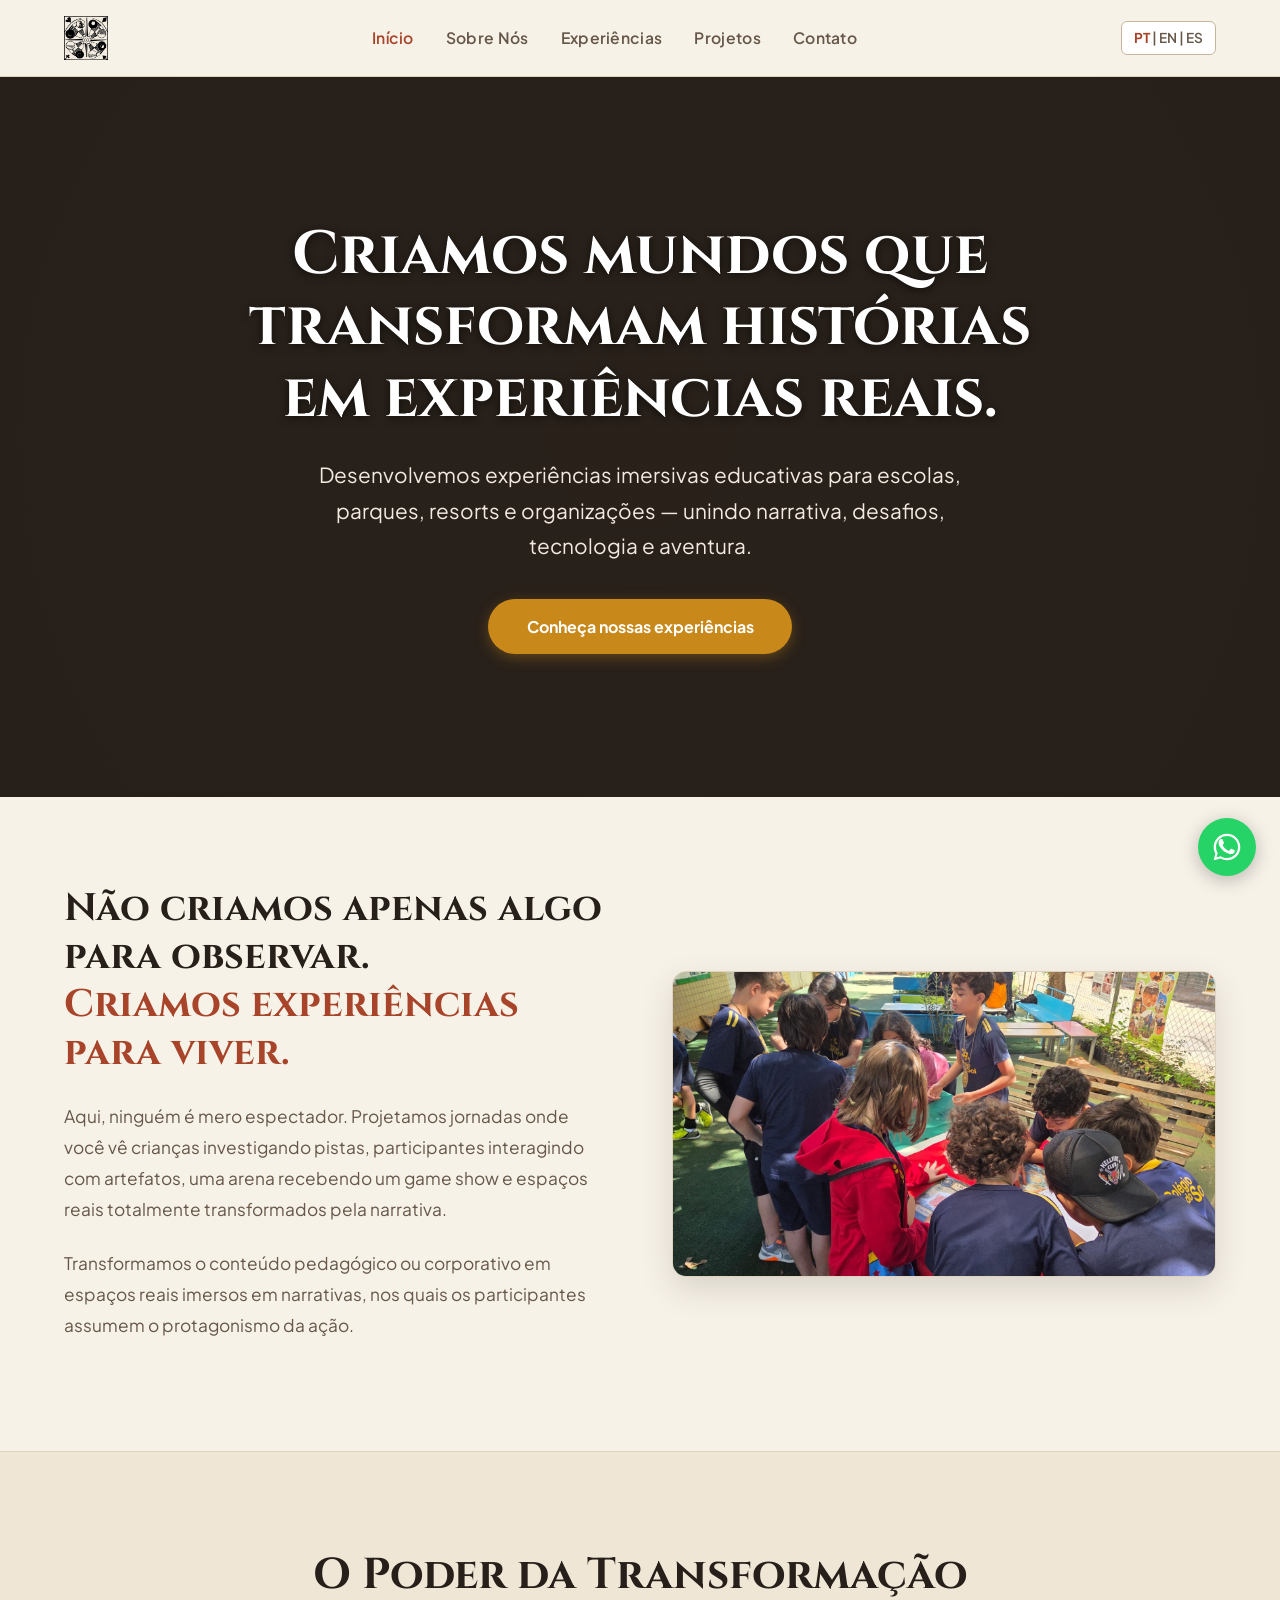
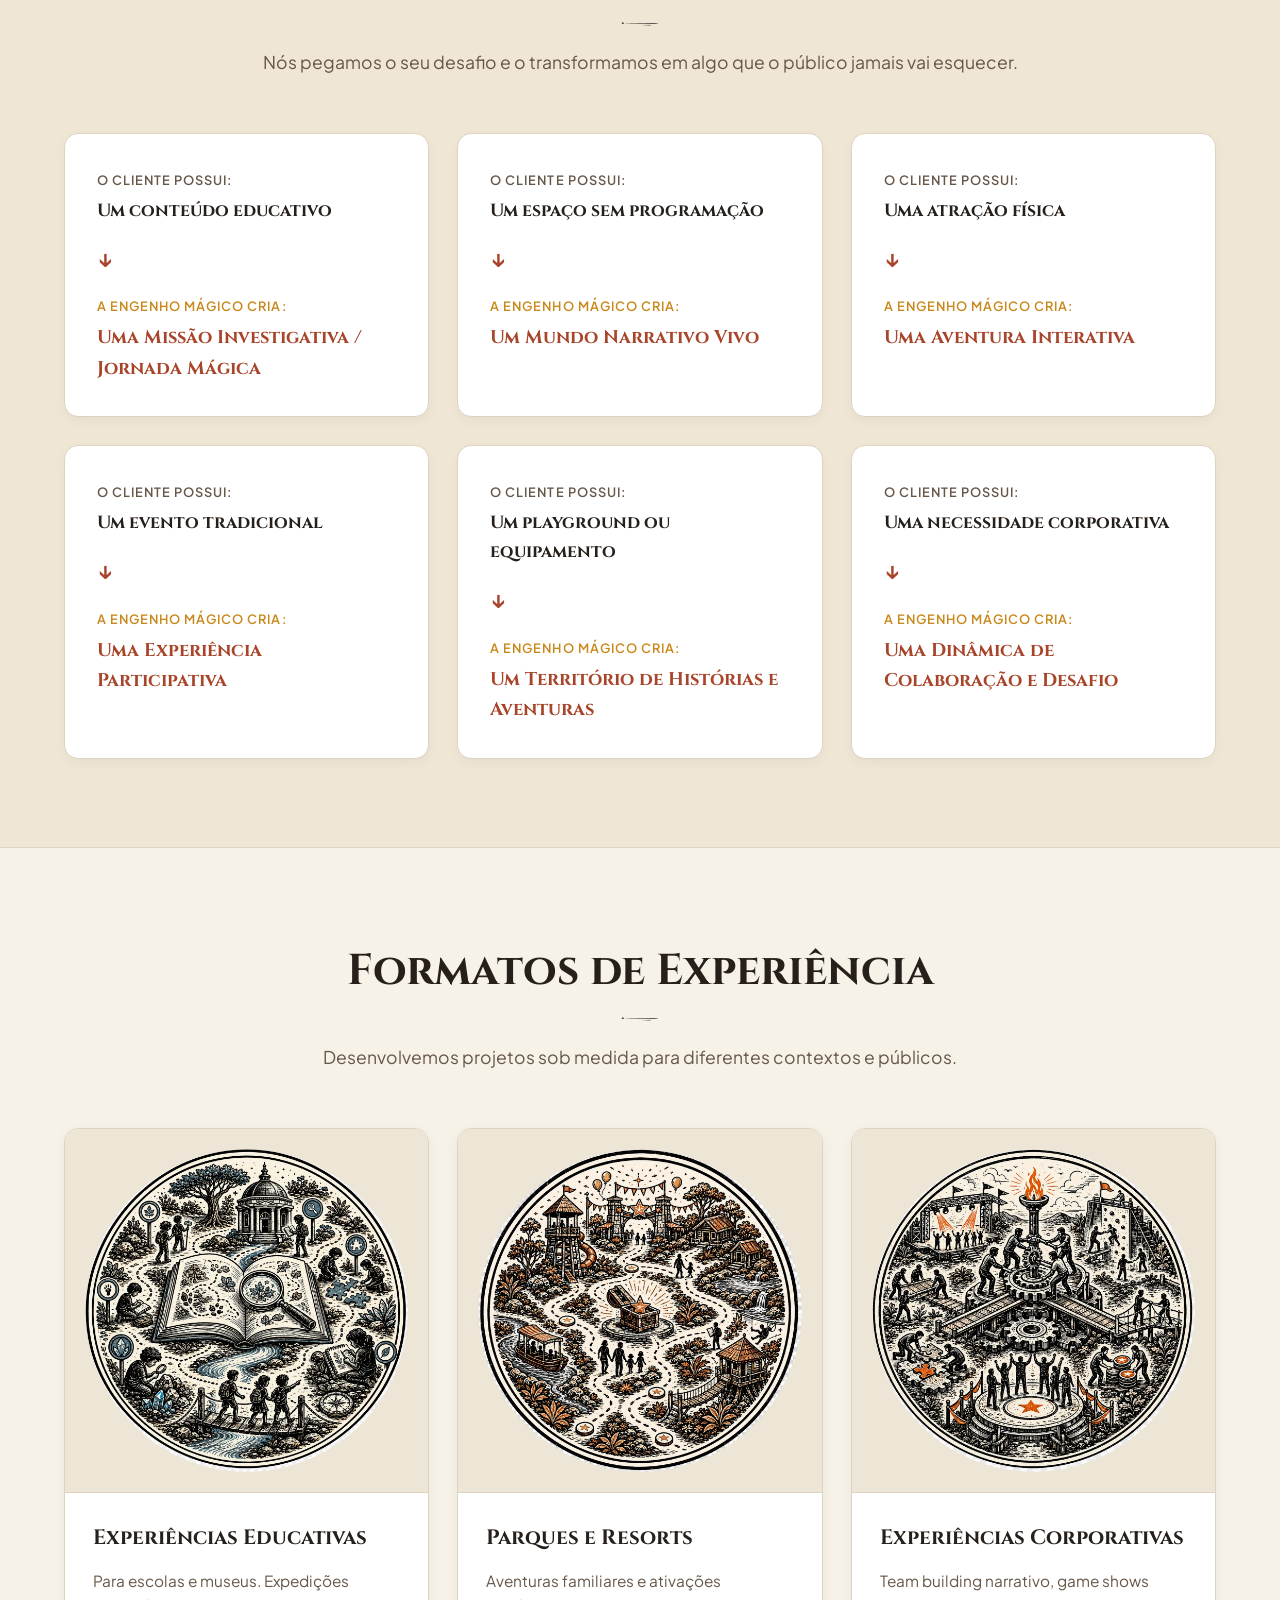
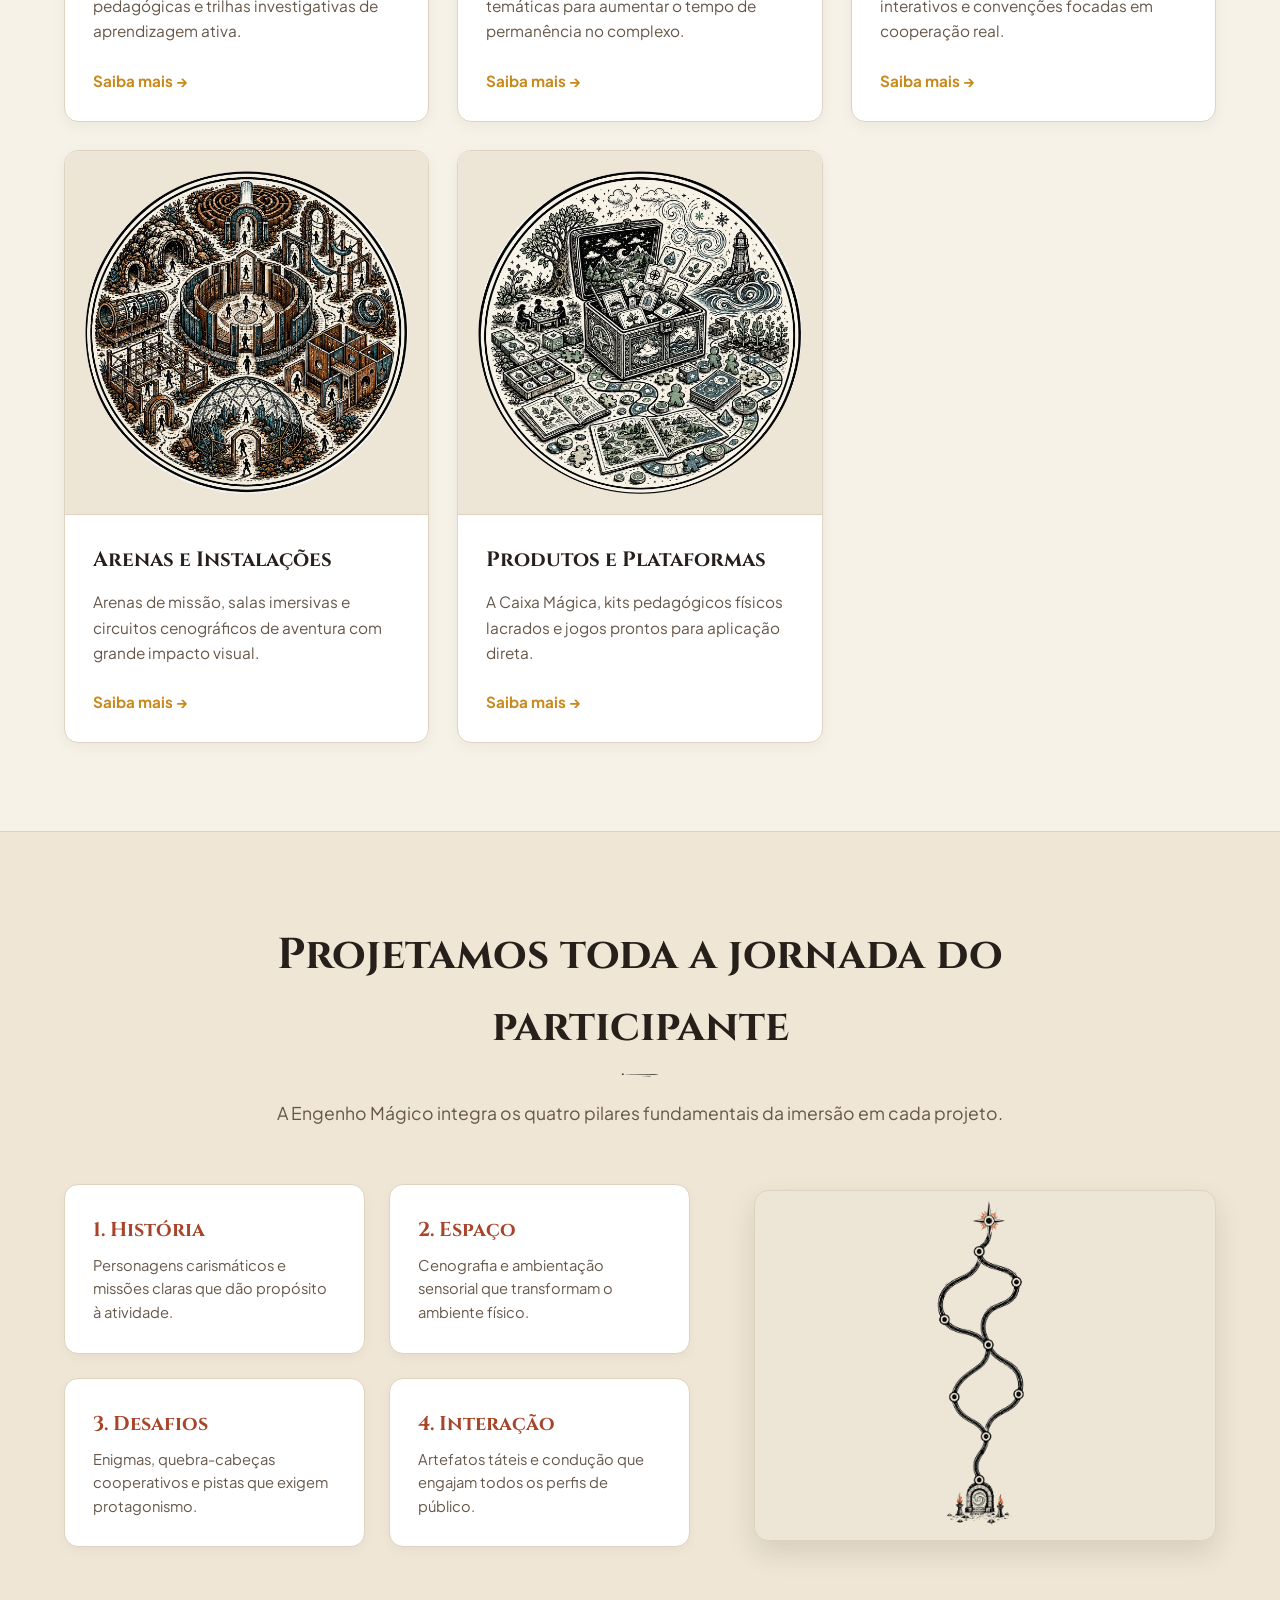
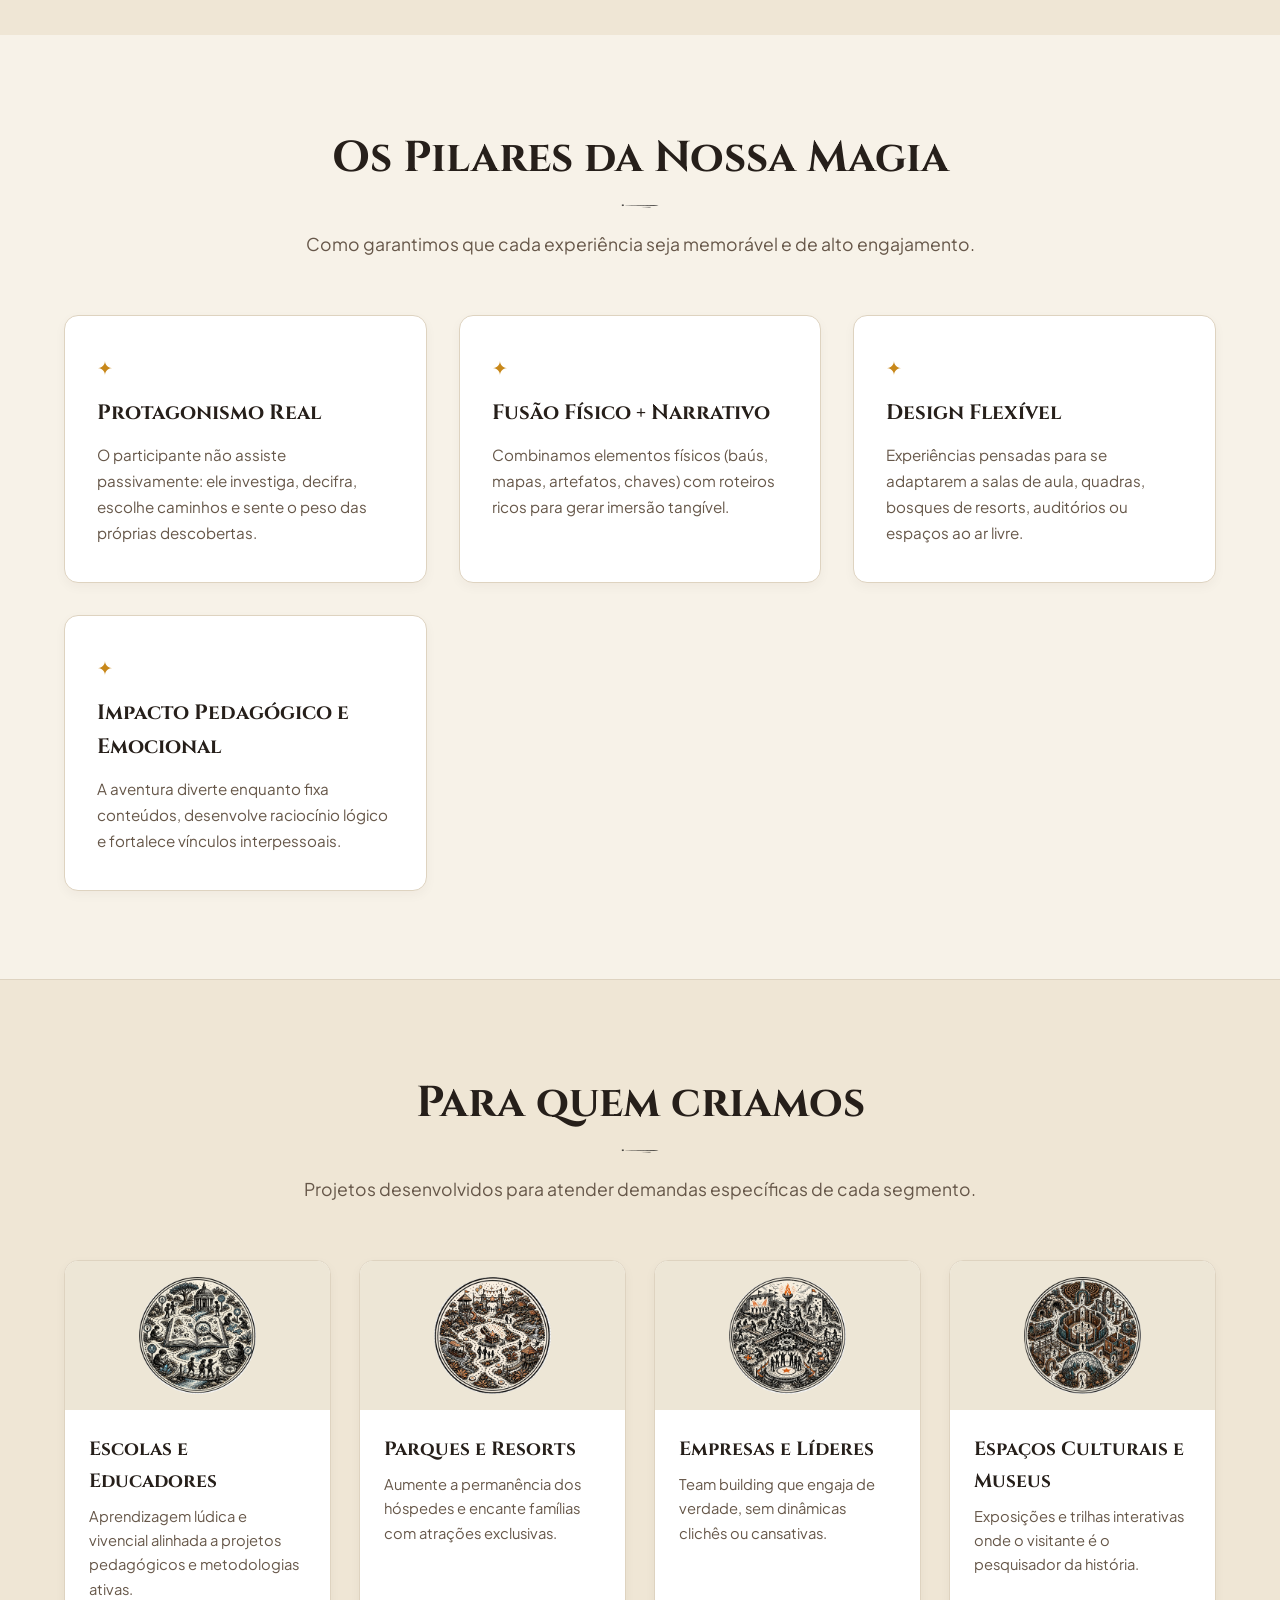
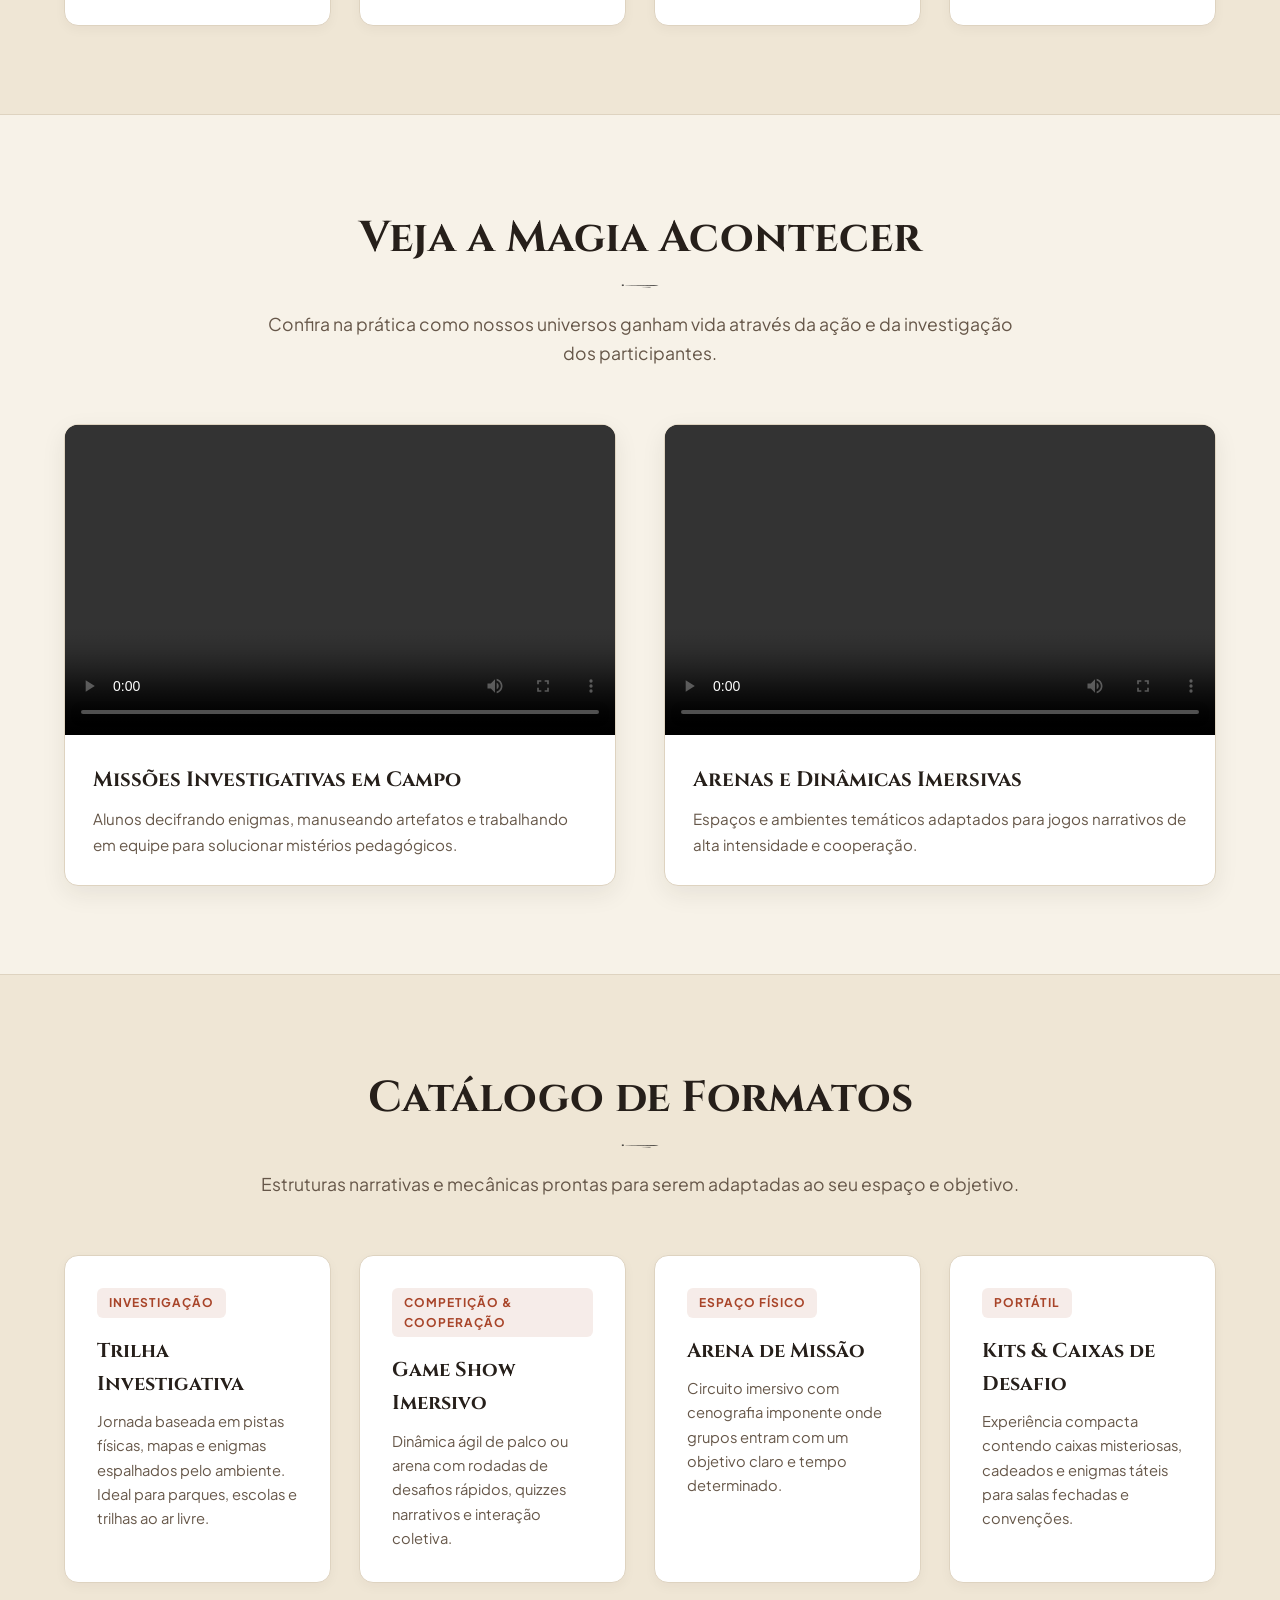
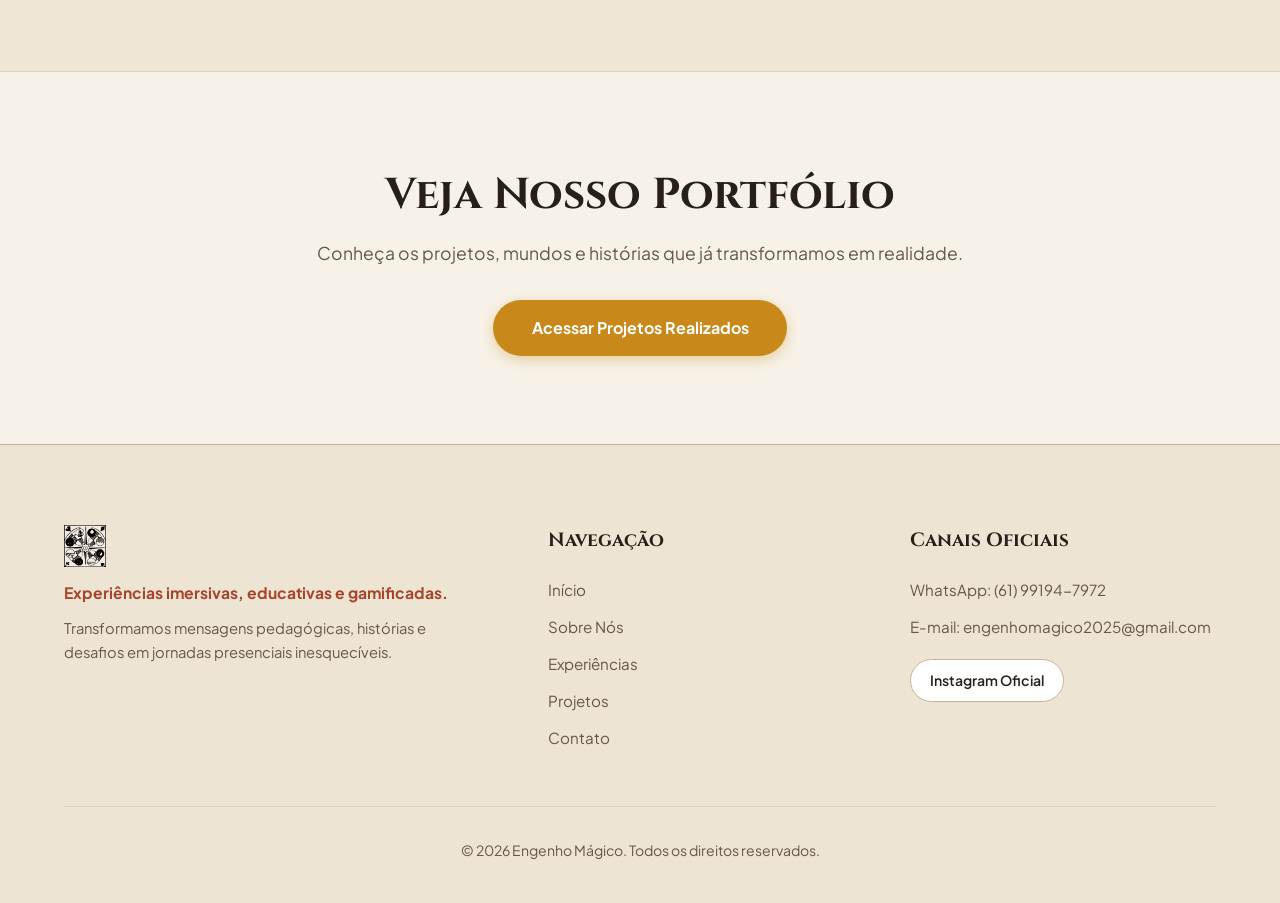
<file: index.html>
<!DOCTYPE html>
<html lang="pt-BR">
<head>
  <meta charset="UTF-8">
  <meta name="viewport" content="width=device-width, initial-scale=1.0">
  <title>Engenho Mágico | Experiências Imersivas e Educativas</title>
  <meta name="description" content="Criamos mundos que transformam histórias em experiências reais para escolas, parques, resorts e organizações.">
  
  <link rel="icon" type="image/x-icon" href="src/assets/img/icons/favicon.ico">

  <!-- Open Graph -->
  <meta property="og:title" content="Engenho Mágico | Experiências Imersivas">
  <meta property="og:description" content="Transformamos histórias em experiências reais com narrativas, enigmas e ambientação.">
  <meta property="og:type" content="website">

  <!-- Folha de Estilo Principal -->
  <link rel="stylesheet" href="src/css/style.css">
</head>
<body>

  <!-- ================= HEADER ================= -->
  <header class="site-header">
    <div class="container header-inner">
      <a href="index.html" class="brand-logo" aria-label="Engenho Mágico - Início">
        <img src="src/assets/img/pictures/logo-4.webp" alt="Logo Engenho Mágico">
      </a>

      <nav aria-label="Navegação Principal">
        <ul class="nav-list">
          <li><a href="index.html" class="active">Início</a></li>
          <li><a href="sobre-nos.html">Sobre Nós</a></li>
          <li><a href="solucoes.html">Experiências</a></li>
          <li><a href="projetos.html">Projetos</a></li>
          <li><a href="contato.html">Contato</a></li>
        </ul>
      </nav>

      <div class="header-actions">
        <div class="lang-switch" title="Selecionar Idioma">
          <span class="active">PT</span> | <span>EN</span> | <span>ES</span>
        </div>
      </div>
    </div>
  </header>

  <!-- ================= HERO ================= -->
  <section class="hero-section">
    <video autoplay loop muted playsinline class="hero-video">
      <source src="src/assets/vid/hero-video.mp4" type="video/mp4">
    </video>
    <div class="hero-overlay"></div>

    <div class="hero-content">
      <h1>Criamos mundos que transformam histórias em experiências reais.</h1>
      <p>
        Desenvolvemos experiências imersivas educativas para escolas, parques, resorts e organizações — 
        unindo narrativa, desafios, tecnologia e aventura.
      </p>
      <div>
        <a href="solucoes.html" class="btn-gold">
          <span>Conheça nossas experiências</span>
        </a>
      </div>
    </div>
  </section>

  <!-- ================= INTRODUÇÃO ================= -->
  <section class="section-padding">
    <div class="container intro-grid">
      <div class="intro-text">
        <h2>
          Não criamos apenas algo para observar. 
          <span class="text-highlight">Criamos experiências para viver.</span>
        </h2>
        <p>
          Aqui, ninguém é mero espectador. Projetamos jornadas onde você vê crianças investigando pistas,
          participantes interagindo com artefatos, uma arena recebendo um game show e espaços reais totalmente transformados pela narrativa.
        </p>
        <p>
          Transformamos o conteúdo pedagógico ou corporativo em espaços reais imersos em narrativas, nos quais
          os participantes assumem o protagonismo da ação.
        </p>
      </div>

      <div class="intro-media">
        <img 
          src="src/assets/portifolio/fotos-portifolio/geral/1.jpeg" 
          alt="Participantes explorando dinâmicas imersivas da Engenho Mágico" 
          style="width: 100%; border-radius: var(--radius-card); object-fit: cover; aspect-ratio: 16 / 9; box-shadow: 0 12px 32px rgba(44, 34, 26, 0.15); border: 1px solid var(--cor-borda);">
      </div>
    </div>
  </section>

  <!-- ================= O PODER DA TRANSFORMAÇÃO ================= -->
  <section class="section-padding transform-section">
    <div class="container">
      <div class="section-title">
        <h2>O Poder da Transformação</h2>
        <img src="src/assets/img/elements/ornamento-titulo.webp" alt="" class="title-underline" aria-hidden="true">
        <p>Nós pegamos o seu desafio e o transformamos em algo que o público jamais vai esquecer.</p>
      </div>

      <div class="transform-grid">
        <div class="transform-card">
          <div class="client-point">
            <span>O cliente possui:</span>
            <strong>Um conteúdo educativo</strong>
          </div>
          <div class="transform-arrow">↓</div>
          <div class="result-point">
            <span>A Engenho Mágico cria:</span>
            <strong>Uma Missão Investigativa / Jornada Mágica</strong>
          </div>
        </div>

        <div class="transform-card">
          <div class="client-point">
            <span>O cliente possui:</span>
            <strong>Um espaço sem programação</strong>
          </div>
          <div class="transform-arrow">↓</div>
          <div class="result-point">
            <span>A Engenho Mágico cria:</span>
            <strong>Um Mundo Narrativo Vivo</strong>
          </div>
        </div>

        <div class="transform-card">
          <div class="client-point">
            <span>O cliente possui:</span>
            <strong>Uma atração física</strong>
          </div>
          <div class="transform-arrow">↓</div>
          <div class="result-point">
            <span>A Engenho Mágico cria:</span>
            <strong>Uma Aventura Interativa</strong>
          </div>
        </div>

        <div class="transform-card">
          <div class="client-point">
            <span>O cliente possui:</span>
            <strong>Um evento tradicional</strong>
          </div>
          <div class="transform-arrow">↓</div>
          <div class="result-point">
            <span>A Engenho Mágico cria:</span>
            <strong>Uma Experiência Participativa</strong>
          </div>
        </div>

        <div class="transform-card">
          <div class="client-point">
            <span>O cliente possui:</span>
            <strong>Um playground ou equipamento</strong>
          </div>
          <div class="transform-arrow">↓</div>
          <div class="result-point">
            <span>A Engenho Mágico cria:</span>
            <strong>Um Território de Histórias e Aventuras</strong>
          </div>
        </div>

        <div class="transform-card">
          <div class="client-point">
            <span>O cliente possui:</span>
            <strong>Uma necessidade corporativa</strong>
          </div>
          <div class="transform-arrow">↓</div>
          <div class="result-point">
            <span>A Engenho Mágico cria:</span>
            <strong>Uma Dinâmica de Colaboração e Desafio</strong>
          </div>
        </div>
      </div>
    </div>
  </section>

  <!-- ================= FORMATOS DE EXPERIÊNCIA ================= -->
  <section class="section-padding">
    <div class="container">
      <div class="section-title">
        <h2>Formatos de Experiência</h2>
        <img src="src/assets/img/elements/ornamento-titulo.webp" alt="" class="title-underline" aria-hidden="true">
        <p>Desenvolvemos projetos sob medida para diferentes contextos e públicos.</p>
      </div>

      <div class="cards-grid-5">
        <article class="experience-card">
          <div class="card-thumb">
            <img src="src/assets/img/itens-solucoes/medalhao-experiencias-educativas.webp" alt="Experiências Educativas">
          </div>
          <div class="card-content">
            <h3>Experiências Educativas</h3>
            <p>Para escolas e museus. Expedições pedagógicas e trilhas investigativas de aprendizagem ativa.</p>
            <a href="solucoes.html#educativas" class="card-link" aria-label="Saiba mais sobre experiências educativas">
              <span>Saiba mais →</span>
            </a>
          </div>
        </article>

        <article class="experience-card">
          <div class="card-thumb">
            <img src="src/assets/img/itens-solucoes/medalhao-parques-e-resorts.webp" alt="Parques e Resorts">
          </div>
          <div class="card-content">
            <h3>Parques e Resorts</h3>
            <p>Aventuras familiares e ativações temáticas para aumentar o tempo de permanência no complexo.</p>
            <a href="solucoes.html#parques" class="card-link" aria-label="Saiba mais sobre parques e resorts">
              <span>Saiba mais →</span>
            </a>
          </div>
        </article>

        <article class="experience-card">
          <div class="card-thumb">
            <img src="src/assets/img/itens-solucoes/medalhao-experiencias-corporativas.webp" alt="Experiências Corporativas">
          </div>
          <div class="card-content">
            <h3>Experiências Corporativas</h3>
            <p>Team building narrativo, game shows interativos e convenções focadas em cooperação real.</p>
            <a href="solucoes.html#corporativas" class="card-link" aria-label="Saiba mais sobre experiências corporativas">
              <span>Saiba mais →</span>
            </a>
          </div>
        </article>

        <article class="experience-card">
          <div class="card-thumb">
            <img src="src/assets/img/itens-solucoes/medalhao-instalacoes-imersivas.webp" alt="Arenas e Instalações Imersivas">
          </div>
          <div class="card-content">
            <h3>Arenas e Instalações</h3>
            <p>Arenas de missão, salas imersivas e circuitos cenográficos de aventura com grande impacto visual.</p>
            <a href="solucoes.html#arenas" class="card-link" aria-label="Saiba mais sobre instalações imersivas">
              <span>Saiba mais →</span>
            </a>
          </div>
        </article>

        <article class="experience-card">
          <div class="card-thumb">
            <img src="src/assets/img/itens-solucoes/medalhao-produtos-e-plataformas.webp" alt="Produtos e Plataformas">
          </div>
          <div class="card-content">
            <h3>Produtos e Plataformas</h3>
            <p>A Caixa Mágica, kits pedagógicos físicos lacrados e jogos prontos para aplicação direta.</p>
            <a href="solucoes.html#produtos" class="card-link" aria-label="Saiba mais sobre produtos e plataformas">
              <span>Saiba mais →</span>
            </a>
          </div>
        </article>
      </div>
    </div>
  </section>

  <!-- ================= JORNADA DO PARTICIPANTE ================= -->
  <section class="section-padding journey-section">
    <div class="container">
      <div class="section-title">
        <h2>Projetamos toda a jornada do participante</h2>
        <img src="src/assets/img/elements/ornamento-titulo.webp" alt="" class="title-underline" aria-hidden="true">
        <p>A Engenho Mágico integra os quatro pilares fundamentais da imersão em cada projeto.</p>
      </div>

      <div class="journey-container-grid">
        <div class="journey-list">
          <div class="journey-item">
            <h4>1. História</h4>
            <p>Personagens carismáticos e missões claras que dão propósito à atividade.</p>
          </div>
          <div class="journey-item">
            <h4>2. Espaço</h4>
            <p>Cenografia e ambientação sensorial que transformam o ambiente físico.</p>
          </div>
          <div class="journey-item">
            <h4>3. Desafios</h4>
            <p>Enigmas, quebra-cabeças cooperativos e pistas que exigem protagonismo.</p>
          </div>
          <div class="journey-item">
            <h4>4. Interação</h4>
            <p>Artefatos táteis e condução que engajam todos os perfis de público.</p>
          </div>
        </div>

        <div class="journey-media-box">
          <img src="src/assets/img/elements/section-map-bg/section-bg-map-desktop.webp" alt="Mapa ilustrado da jornada da experiência imersiva">
        </div>
      </div>
    </div>
  </section>

  <!-- ================= PILARES ================= -->
  <section class="section-padding">
    <div class="container">
      <div class="section-title">
        <h2>Os Pilares da Nossa Magia</h2>
        <img src="src/assets/img/elements/ornamento-titulo.webp" alt="" class="title-underline" aria-hidden="true">
        <p>Como garantimos que cada experiência seja memorável e de alto engajamento.</p>
      </div>

      <div class="pillars-grid">
        <div class="pillar-card">
          <h3>Protagonismo Real</h3>
          <p>O participante não assiste passivamente: ele investiga, decifra, escolhe caminhos e sente o peso das próprias descobertas.</p>
        </div>
        <div class="pillar-card">
          <h3>Fusão Físico + Narrativo</h3>
          <p>Combinamos elementos físicos (baús, mapas, artefatos, chaves) com roteiros ricos para gerar imersão tangível.</p>
        </div>
        <div class="pillar-card">
          <h3>Design Flexível</h3>
          <p>Experiências pensadas para se adaptarem a salas de aula, quadras, bosques de resorts, auditórios ou espaços ao ar livre.</p>
        </div>
        <div class="pillar-card">
          <h3>Impacto Pedagógico e Emocional</h3>
          <p>A aventura diverte enquanto fixa conteúdos, desenvolve raciocínio lógico e fortalece vínculos interpessoais.</p>
        </div>
      </div>
    </div>
  </section>

  <!-- ================= PARA QUEM CRIAMOS ================= -->
  <section class="section-padding target-section">
    <div class="container">
      <div class="section-title">
        <h2>Para quem criamos</h2>
        <img src="src/assets/img/elements/ornamento-titulo.webp" alt="" class="title-underline" aria-hidden="true">
        <p>Projetos desenvolvidos para atender demandas específicas de cada segmento.</p>
      </div>

      <div class="target-grid">
        <div class="target-card">
          <div class="target-card-thumb">
            <img src="src/assets/img/itens-solucoes/medalhao-experiencias-educativas.webp" alt="Escolas e Educadores">
          </div>
          <div class="target-card-body">
            <h4>Escolas e Educadores</h4>
            <p>Aprendizagem lúdica e vivencial alinhada a projetos pedagógicos e metodologias ativas.</p>
          </div>
        </div>

        <div class="target-card">
          <div class="target-card-thumb">
            <img src="src/assets/img/itens-solucoes/medalhao-parques-e-resorts.webp" alt="Parques e Resorts">
          </div>
          <div class="target-card-body">
            <h4>Parques e Resorts</h4>
            <p>Aumente a permanência dos hóspedes e encante famílias com atrações exclusivas.</p>
          </div>
        </div>

        <div class="target-card">
          <div class="target-card-thumb">
            <img src="src/assets/img/itens-solucoes/medalhao-experiencias-corporativas.webp" alt="Empresas e Líderes">
          </div>
          <div class="target-card-body">
            <h4>Empresas e Líderes</h4>
            <p>Team building que engaja de verdade, sem dinâmicas clichês ou cansativas.</p>
          </div>
        </div>

        <div class="target-card">
          <div class="target-card-thumb">
            <img src="src/assets/img/itens-solucoes/medalhao-instalacoes-imersivas.webp" alt="Espaços Culturais e Museus">
          </div>
          <div class="target-card-body">
            <h4>Espaços Culturais e Museus</h4>
            <p>Exposições e trilhas interativas onde o visitante é o pesquisador da história.</p>
          </div>
        </div>
      </div>
    </div>
  </section>

  <!-- ================= VEJA A MAGIA ACONTECER ================= -->
  <section class="section-padding showcase-section">
    <div class="container">
      <div class="section-title">
        <h2>Veja a Magia Acontecer</h2>
        <img src="src/assets/img/elements/ornamento-titulo.webp" alt="" class="title-underline" aria-hidden="true">
        <p>Confira na prática como nossos universos ganham vida através da ação e da investigação dos participantes.</p>
      </div>

      <div class="showcase-grid">
        <!-- Card 1: Vídeo real em ação -->
        <article class="showcase-card">
          <div class="video-wrapper">
            <video 
              controls 
              playsinline 
              preload="metadata" 
              src="src/assets/vid/video-1.mp4" 
              aria-label="Vídeo de expedição investigativa com crianças">
            </video>
          </div>
          <div class="showcase-info">
            <h3>Missões Investigativas em Campo</h3>
            <p>Alunos decifrando enigmas, manuseando artefatos e trabalhando em equipe para solucionar mistérios pedagógicos.</p>
          </div>
        </article>

        <!-- Card 2: Vídeo do Hero como demonstração imersiva -->
        <article class="showcase-card">
          <div class="video-wrapper">
            <video 
              controls 
              playsinline 
              preload="metadata" 
              src="src/assets/vid/hero-video.mp4" 
              aria-label="Vídeo de arenas temáticas e dinâmicas imersivas">
            </video>
          </div>
          <div class="showcase-info">
            <h3>Arenas e Dinâmicas Imersivas</h3>
            <p>Espaços e ambientes temáticos adaptados para jogos narrativos de alta intensidade e cooperação.</p>
          </div>
        </article>
      </div>
    </div>
  </section>

  <!-- ================= CATÁLOGO DE FORMATOS ================= -->
  <section class="section-padding catalog-section">
    <div class="container">
      <div class="section-title">
        <h2>Catálogo de Formatos</h2>
        <img src="src/assets/img/elements/ornamento-titulo.webp" alt="" class="title-underline" aria-hidden="true">
        <p>Estruturas narrativas e mecânicas prontas para serem adaptadas ao seu espaço e objetivo.</p>
      </div>

      <div class="catalog-grid">
        <div class="catalog-card">
          <span class="catalog-tag">Investigação</span>
          <h3>Trilha Investigativa</h3>
          <p>Jornada baseada em pistas físicas, mapas e enigmas espalhados pelo ambiente. Ideal para parques, escolas e trilhas ao ar livre.</p>
        </div>

        <div class="catalog-card">
          <span class="catalog-tag">Competição & Cooperação</span>
          <h3>Game Show Imersivo</h3>
          <p>Dinâmica ágil de palco ou arena com rodadas de desafios rápidos, quizzes narrativos e interação coletiva.</p>
        </div>

        <div class="catalog-card">
          <span class="catalog-tag">Espaço Físico</span>
          <h3>Arena de Missão</h3>
          <p>Circuito imersivo com cenografia imponente onde grupos entram com um objetivo claro e tempo determinado.</p>
        </div>

        <div class="catalog-card">
          <span class="catalog-tag">Portátil</span>
          <h3>Kits & Caixas de Desafio</h3>
          <p>Experiência compacta contendo caixas misteriosas, cadeados e enigmas táteis para salas fechadas e convenções.</p>
        </div>
      </div>
    </div>
  </section>

  <!-- ================= PORTFÓLIO CALLOUT ================= -->
  <section class="section-padding portfolio-callout">
    <div class="container">
      <div class="section-title" style="margin-bottom: 2rem;">
        <h2>Veja Nosso Portfólio</h2>
        <p>Conheça os projetos, mundos e histórias que já transformamos em realidade.</p>
      </div>
      <a href="projetos.html" class="btn-gold">
        <span>Acessar Projetos Realizados</span>
      </a>
    </div>
  </section>

  <!-- ================= FOOTER PADRONIZADO ================= -->
  <footer class="site-footer">
    <div class="container">
      <div class="footer-grid">
        <div class="footer-brand">
          <a href="index.html" aria-label="Engenho Mágico - Início">
            <img src="src/assets/img/pictures/logo-4.webp" alt="Logo Engenho Mágico" style="height: 42px; display: block;">
          </a>
          <p class="footer-slogan">Experiências imersivas, educativas e gamificadas.</p>
          <p class="footer-desc">
            Transformamos mensagens pedagógicas, histórias e desafios em jornadas presenciais inesquecíveis.
          </p>
        </div>

        <div class="footer-col">
          <h4>Navegação</h4>
          <ul class="footer-links">
            <li><a href="index.html">Início</a></li>
            <li><a href="sobre-nos.html">Sobre Nós</a></li>
            <li><a href="solucoes.html">Experiências</a></li>
            <li><a href="projetos.html">Projetos</a></li>
            <li><a href="contato.html">Contato</a></li>
          </ul>
        </div>

        <div class="footer-col">
          <h4>Canais Oficiais</h4>
          <ul class="footer-links" style="margin-bottom: 1.25rem;">
            <li><span>WhatsApp: (61) 99194-7972</span></li>
            <li><span>E-mail: engenhomagico2025@gmail.com</span></li>
          </ul>
          <div class="social-links">
            <a href="https://instagram.com/engenhomagico" target="_blank" rel="noopener noreferrer" class="social-btn">
              <span>Instagram Oficial</span>
            </a>
          </div>
        </div>
      </div>

      <div class="footer-bottom">
        <p>&copy; 2026 Engenho Mágico. Todos os direitos reservados.</p>
      </div>
    </div>
  </footer>

  <!-- ================= WHATSAPP FLUTUANTE ================= -->
  <a href="https://wa.me/5561991947972" target="_blank" rel="noopener noreferrer" class="whatsapp-floating" aria-label="Fale conosco no WhatsApp">
    <svg viewBox="0 0 24 24" aria-hidden="true">
      <path d="M17.472 14.382c-.301-.15-1.781-.879-2.056-.98-.275-.1-.475-.15-.675.15-.2.301-.775.98-.95 1.18-.175.2-.35.225-.65.075-.3-.15-1.267-.467-2.414-1.49-1.026-.913-1.719-2.04-1.92-2.385-.2-.345-.02-.531.13-.68.136-.135.301-.35.451-.525.15-.175.2-.3.3-.5.1-.2.05-.375-.025-.525-.075-.15-.675-1.625-.925-2.225-.244-.584-.492-.505-.675-.514-.175-.009-.375-.01-.575-.01-.2 0-.525.075-.8.375-.275.3-1.05 1.027-1.05 2.505 0 1.478 1.075 2.903 1.225 3.103.15.2 2.115 3.23 5.124 4.53 3.01 1.3 3.01.867 3.56.812.55-.055 1.78-.727 2.03-1.43.25-.703.25-1.305.175-1.43-.075-.125-.275-.2-.575-.35zM12.004 2c-5.523 0-10 4.477-10 10 0 1.77.46 3.434 1.264 4.885L2 22l5.244-1.376A9.957 9.957 0 0 0 12.004 22c5.523 0 10-4.477 10-10s-4.477-10-10-10zm0 18.25c-1.57 0-3.042-.435-4.309-1.192l-.309-.185-3.208.842.856-3.127-.203-.323A8.204 8.204 0 0 1 3.754 12c0-4.555 3.699-8.25 8.25-8.25 4.551 0 8.25 3.695 8.25 8.25 0 4.555-3.699 8.25-8.25 8.25z"/>
    </svg>
  </a>

</body>
</html>
</file>
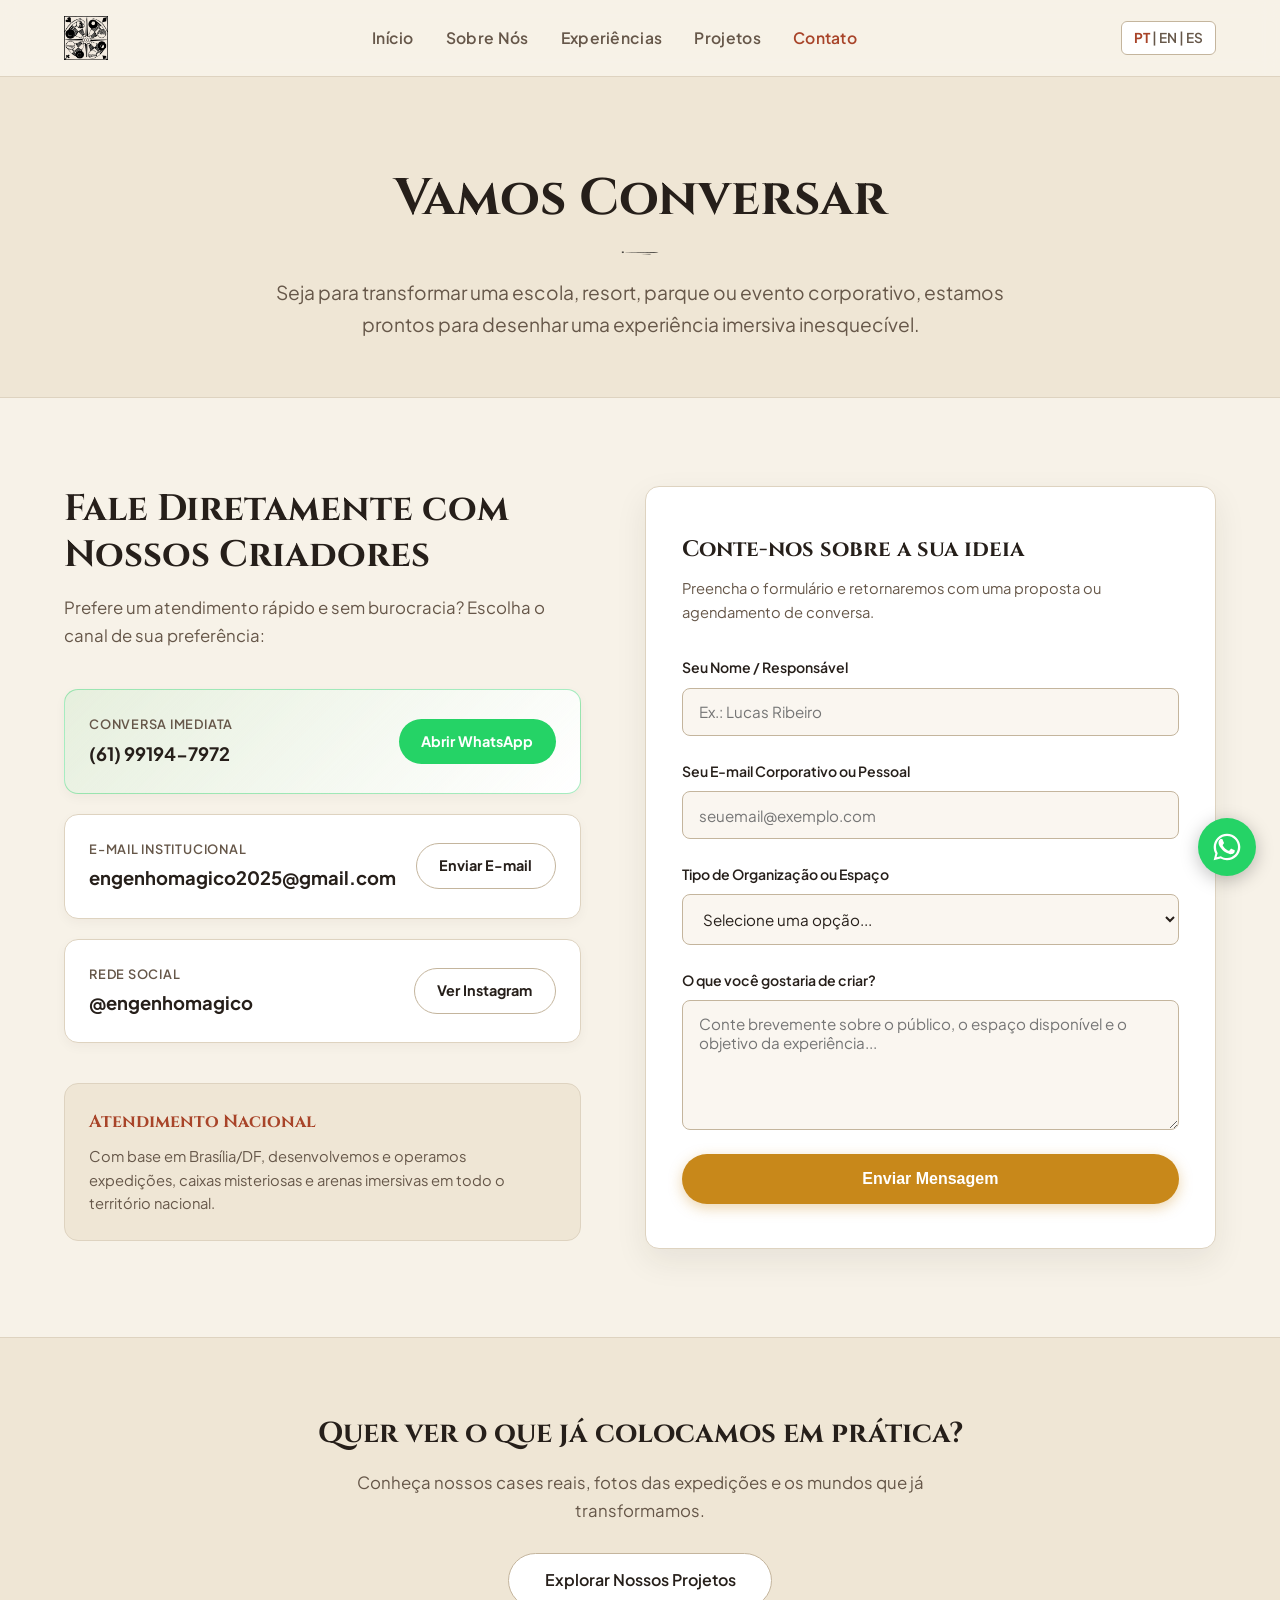
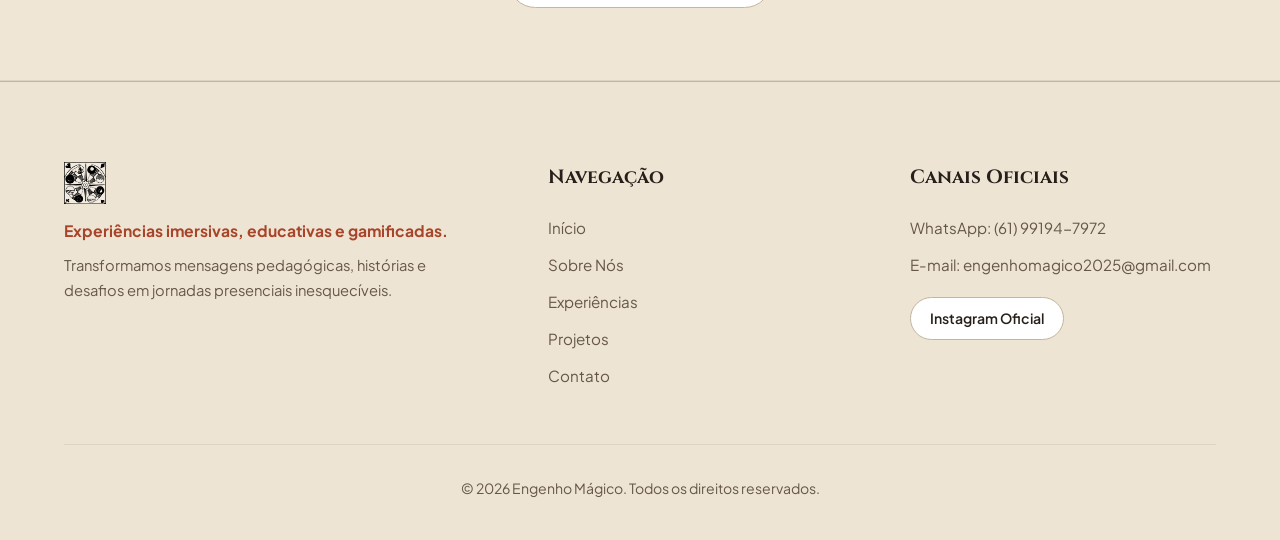
<file: contato.html>
<!DOCTYPE html>
<html lang="pt-BR">
<head>
  <meta charset="UTF-8">
  <meta name="viewport" content="width=device-width, initial-scale=1.0">
  <title>Contato | Engenho Mágico</title>
  <meta name="description" content="Entre em contato com a Engenho Mágico. Desenvolvemos experiências imersivas e narrativas sob medida para escolas, resorts e empresas.">
  <link rel="icon" type="image/x-icon" href="src/assets/img/icons/favicon.ico">

  <!-- Open Graph -->
  <meta property="og:title" content="Contato | Engenho Mágico">
  <meta property="og:description" content="Vamos tirar sua história do papel e transformá-la em uma experiência real. Fale conosco!">
  <meta property="og:type" content="website">

  <!-- Folha de Estilos Principal -->
  <link rel="stylesheet" href="src/css/style.css">
</head>
<body>

  <!-- ================= HEADER ================= -->
  <header class="site-header">
    <div class="container header-inner">
      <a href="index.html" class="brand-logo" aria-label="Engenho Mágico - Início">
        <img src="src/assets/img/pictures/logo-4.webp" alt="Logo Engenho Mágico">
      </a>

      <nav aria-label="Navegação Principal">
        <ul class="nav-list">
          <li><a href="index.html">Início</a></li>
          <li><a href="sobre-nos.html">Sobre Nós</a></li>
          <li><a href="solucoes.html">Experiências</a></li>
          <li><a href="projetos.html">Projetos</a></li>
          <li><a href="contato.html" class="active">Contato</a></li>
        </ul>
      </nav>

      <div class="header-actions">
        <div class="lang-switch" title="Selecionar Idioma">
          <span class="active">PT</span> | <span>EN</span> | <span>ES</span>
        </div>
      </div>
    </div>
  </header>

  <!-- ================= BANNER / HERO ================= -->
  <section class="page-hero">
    <div class="container">
      <h1>Vamos Conversar</h1>
      <img src="src/assets/img/elements/ornamento-titulo.webp" alt="" class="title-underline" aria-hidden="true">
      <p>
        Seja para transformar uma escola, resort, parque ou evento corporativo, 
        estamos prontos para desenhar uma experiência imersiva inesquecível.
      </p>
    </div>
  </section>

  <!-- ================= SEÇÃO DE CONTATO PRINCIPAL ================= -->
  <main class="contact-section">
    <div class="container contact-grid">
      
      <!-- CANAIS DIRETOS -->
      <div class="contact-info-col">
        <h2>Fale Diretamente com Nossos Criadores</h2>
        <p class="lead">
          Prefere um atendimento rápido e sem burocracia? Escolha o canal de sua preferência:
        </p>

        <div class="channels-stack">
          <!-- WhatsApp Oficial -->
          <div class="channel-card channel-whatsapp">
            <div class="channel-meta">
              <span class="label">Conversa Imediata</span>
              <strong class="value">(61) 99194-7972</strong>
            </div>
            <a href="https://wa.me/5561991947972" target="_blank" rel="noopener noreferrer" class="btn-channel whatsapp">
              <span>Abrir WhatsApp</span>
            </a>
          </div>

          <!-- E-mail -->
          <div class="channel-card">
            <div class="channel-meta">
              <span class="label">E-mail Institucional</span>
              <strong class="value">engenhomagico2025@gmail.com</strong>
            </div>
            <a href="mailto:engenhomagico2025@gmail.com" class="btn-channel secondary">
              <span>Enviar E-mail</span>
            </a>
          </div>

          <!-- Instagram -->
          <div class="channel-card">
            <div class="channel-meta">
              <span class="label">Rede Social</span>
              <strong class="value">@engenhomagico</strong>
            </div>
            <a href="https://instagram.com/engenhomagico" target="_blank" rel="noopener noreferrer" class="btn-channel secondary">
              <span>Ver Instagram</span>
            </a>
          </div>
        </div>

        <div class="operation-details">
          <h4>Atendimento Nacional</h4>
          <p>
            Com base em Brasília/DF, desenvolvemos e operamos expedições, caixas misteriosas 
            e arenas imersivas em todo o território nacional.
          </p>
        </div>
      </div>

      <!-- FORMULÁRIO DE BRIEFING -->
      <div class="contact-form-box">
        <h3>Conte-nos sobre a sua ideia</h3>
        <p class="form-desc">Preencha o formulário e retornaremos com uma proposta ou agendamento de conversa.</p>

        <form action="mailto:engenhomagico2025@gmail.com" method="POST" enctype="text/plain">
          <div class="form-group">
            <label for="nome">Seu Nome / Responsável</label>
            <input type="text" id="nome" name="Nome" class="form-control" placeholder="Ex.: Lucas Ribeiro" required>
          </div>

          <div class="form-group">
            <label for="email">Seu E-mail Corporativo ou Pessoal</label>
            <input type="email" id="email" name="Email" class="form-control" placeholder="seuemail@exemplo.com" required>
          </div>

          <div class="form-group">
            <label for="organizacao">Tipo de Organização ou Espaço</label>
            <select id="organizacao" name="Tipo" class="form-control" required>
              <option value="" disabled selected>Selecione uma opção...</option>
              <option value="Escola / Instituição de Ensino">Escola / Colégio / Museu</option>
              <option value="Parque / Resort / Hotelaria">Parque / Resort / Hotel</option>
              <option value="Empresa / Corporativo">Empresa / Corporativo</option>
              <option value="Evento / Instalação">Evento / Shopping / Arena</option>
              <option value="Outro">Outro formato</option>
            </select>
          </div>

          <div class="form-group">
            <label for="mensagem">O que você gostaria de criar?</label>
            <textarea id="mensagem" name="Mensagem" class="form-control" placeholder="Conte brevemente sobre o público, o espaço disponível e o objetivo da experiência..." required></textarea>
          </div>

          <button type="submit" class="btn-submit">
            <span>Enviar Mensagem</span>
          </button>
        </form>
      </div>

    </div>
  </main>

  <!-- ================= PONTE COM PROJETOS ================= -->
  <section class="projects-bridge">
    <div class="container">
      <h3>Quer ver o que já colocamos em prática?</h3>
      <p>Conheça nossos cases reais, fotos das expedições e os mundos que já transformamos.</p>
      <a href="projetos.html" class="btn-outline">
        <span>Explorar Nossos Projetos</span>
      </a>
    </div>
  </section>

  <!-- ================= FOOTER PADRONIZADO ================= -->
  <footer class="site-footer">
    <div class="container">
      <div class="footer-grid">
        <div class="footer-brand">
          <a href="index.html" aria-label="Engenho Mágico - Início">
            <img src="src/assets/img/pictures/logo-4.webp" alt="Logo Engenho Mágico" style="height: 42px; display: block;">
          </a>
          <p class="footer-slogan">Experiências imersivas, educativas e gamificadas.</p>
          <p class="footer-desc">
            Transformamos mensagens pedagógicas, histórias e desafios em jornadas presenciais inesquecíveis.
          </p>
        </div>

        <div class="footer-col">
          <h4>Navegação</h4>
          <ul class="footer-links">
            <li><a href="index.html">Início</a></li>
            <li><a href="sobre-nos.html">Sobre Nós</a></li>
            <li><a href="solucoes.html">Experiências</a></li>
            <li><a href="projetos.html">Projetos</a></li>
            <li><a href="contato.html">Contato</a></li>
          </ul>
        </div>

        <div class="footer-col">
          <h4>Canais Oficiais</h4>
          <ul class="footer-links" style="margin-bottom: 1.25rem;">
            <li><span>WhatsApp: (61) 99194-7972</span></li>
            <li><span>E-mail: engenhomagico2025@gmail.com</span></li>
          </ul>
          <div class="social-links">
            <a href="https://instagram.com/engenhomagico" target="_blank" rel="noopener noreferrer" class="social-btn">
              <span>Instagram Oficial</span>
            </a>
          </div>
        </div>
      </div>

      <div class="footer-bottom">
        <p>&copy; 2026 Engenho Mágico. Todos os direitos reservados.</p>
      </div>
    </div>
  </footer>

  <!-- ================= WHATSAPP FLUTUANTE ================= -->
  <a href="https://wa.me/5561991947972" target="_blank" rel="noopener noreferrer" class="whatsapp-floating" aria-label="Fale conosco no WhatsApp">
    <svg viewBox="0 0 24 24" aria-hidden="true">
      <path d="M17.472 14.382c-.301-.15-1.781-.879-2.056-.98-.275-.1-.475-.15-.675.15-.2.301-.775.98-.95 1.18-.175.2-.35.225-.65.075-.3-.15-1.267-.467-2.414-1.49-1.026-.913-1.719-2.04-1.92-2.385-.2-.345-.02-.531.13-.68.136-.135.301-.35.451-.525.15-.175.2-.3.3-.5.1-.2.05-.375-.025-.525-.075-.15-.675-1.625-.925-2.225-.244-.584-.492-.505-.675-.514-.175-.009-.375-.01-.575-.01-.2 0-.525.075-.8.375-.275.3-1.05 1.027-1.05 2.505 0 1.478 1.075 2.903 1.225 3.103.15.2 2.115 3.23 5.124 4.53 3.01 1.3 3.01.867 3.56.812.55-.055 1.78-.727 2.03-1.43.25-.703.25-1.305.175-1.43-.075-.125-.275-.2-.575-.35zM12.004 2c-5.523 0-10 4.477-10 10 0 1.77.46 3.434 1.264 4.885L2 22l5.244-1.376A9.957 9.957 0 0 0 12.004 22c5.523 0 10-4.477 10-10s-4.477-10-10-10zm0 18.25c-1.57 0-3.042-.435-4.309-1.192l-.309-.185-3.208.842.856-3.127-.203-.323A8.204 8.204 0 0 1 3.754 12c0-4.555 3.699-8.25 8.25-8.25 4.551 0 8.25 3.695 8.25 8.25 0 4.555-3.699 8.25-8.25 8.25z"/>
    </svg>
  </a>
  
</body>
</html>
</file>
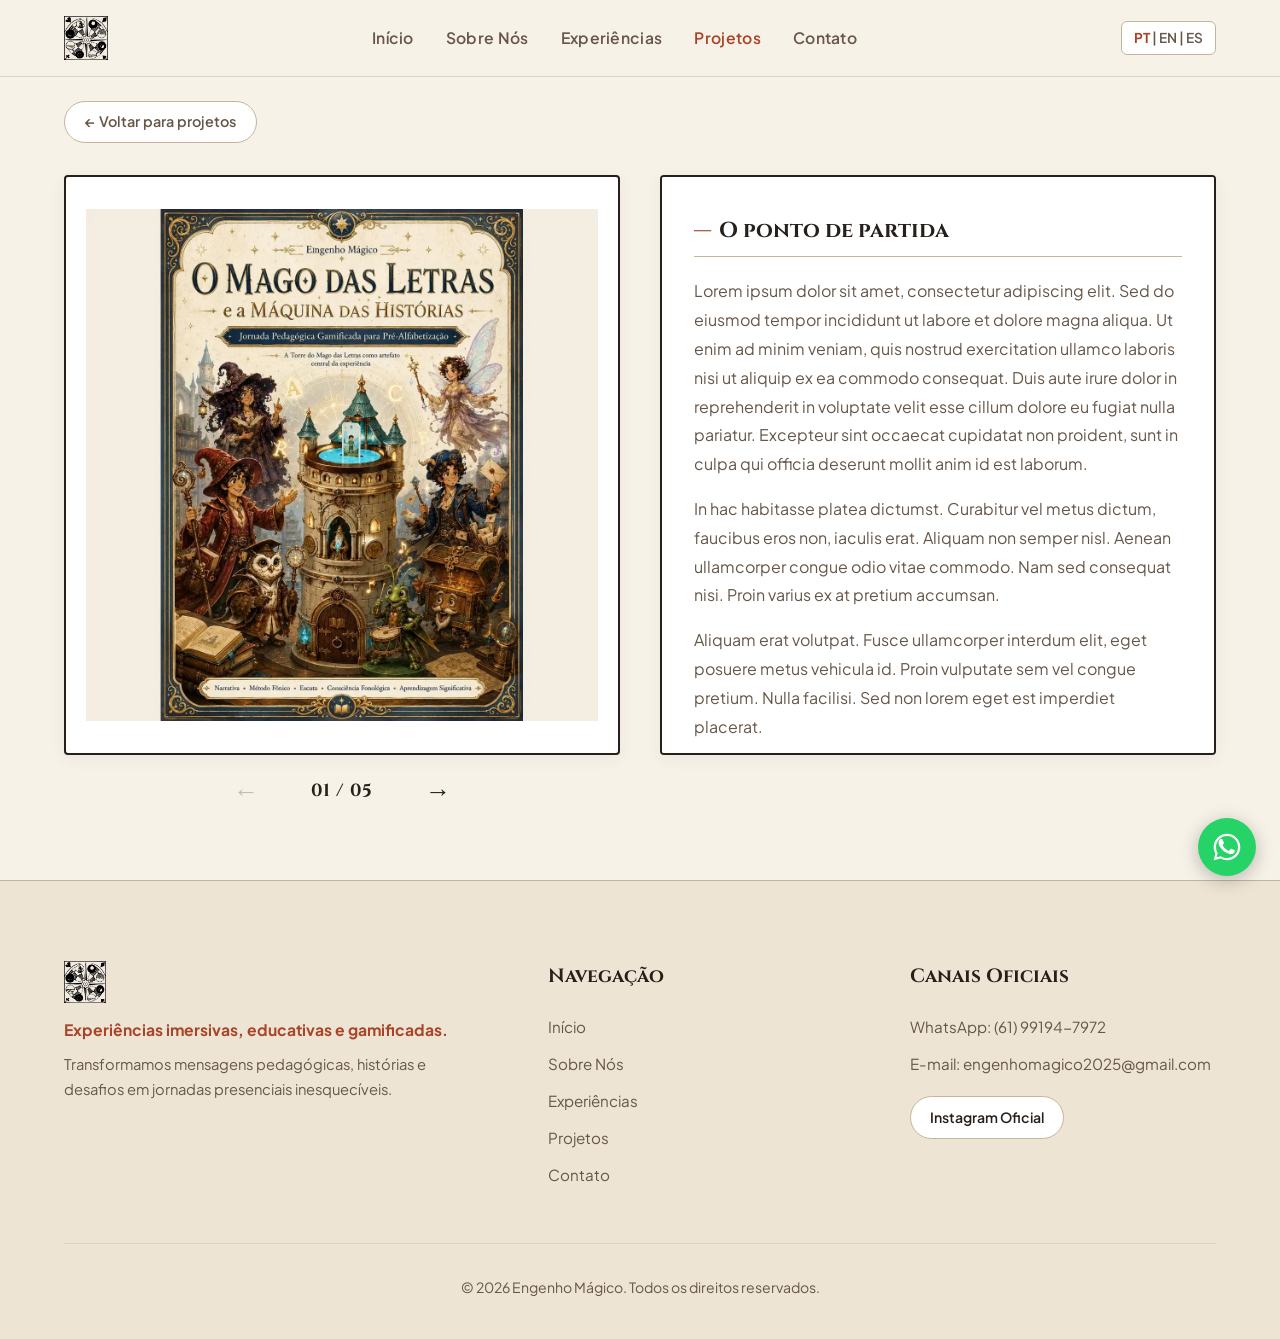
<file: projeto.html>
<!DOCTYPE html>
<html lang="pt-BR">
<head>
  <meta charset="UTF-8">
  <meta name="viewport" content="width=device-width, initial-scale=1.0">
  <title>Detalhes do Projeto | Engenho Mágico</title>
  <meta name="description" content="Demonstração interativa e estudo de caso de projeto desenvolvido pela Engenho Mágico.">
  <link rel="icon" type="image/x-icon" href="src/assets/img/icons/favicon.ico">

  <!-- Open Graph -->
  <meta property="og:title" content="Engenho Mágico - Projeto">
  <meta property="og:description" content="Estudo de caso e galeria interativa de experiência presencial da Engenho Mágico.">
  <meta property="og:type" content="website">

  <!-- Folha de Estilos Principal Consolidada -->
  <link rel="stylesheet" href="src/css/style.css">
</head>
<body class="projeto-single-page">

  <!-- ================= HEADER ================= -->
  <header class="site-header">
    <div class="container header-inner">
      <a href="index.html" class="brand-logo" aria-label="Engenho Mágico - Início">
        <img src="src/assets/img/pictures/logo-4.webp" alt="Logo Engenho Mágico">
      </a>

      <nav aria-label="Navegação Principal">
        <ul class="nav-list">
          <li><a href="index.html">Início</a></li>
          <li><a href="sobre-nos.html">Sobre Nós</a></li>
          <li><a href="solucoes.html">Experiências</a></li>
          <li><a href="projetos.html" class="active">Projetos</a></li>
          <li><a href="contato.html">Contato</a></li>
        </ul>
      </nav>

      <div class="header-actions">
        <div class="lang-switch" title="Selecionar Idioma">
          <span class="active">PT</span> | <span>EN</span> | <span>ES</span>
        </div>
      </div>
    </div>
  </header>

  <!-- ================= TOPO / VOLTAR ================= -->
  <div class="dossier-top-bar">
    <div class="container">
      <a href="projetos.html" class="btn-voltar">
        <span>← Voltar para projetos</span>
      </a>
      <h1 id="projetoTitle" class="sr-only">Detalhes do Projeto</h1>
    </div>
  </div>

  <!-- ================= LAYOUT DOSSIÊ (2 CAIXAS LADO A LADO) ================= -->
  <main class="dossier-main-section">
    <div class="container dossier-grid">

      <!-- COLUNA DA ESQUERDA: VISUALIZADOR DE LÂMINAS -->
      <div class="dossier-left-col">
        <div class="dossier-frame">
          <img 
            src="src/assets/img/placeholder.webp" 
            alt="Lâmina do Projeto" 
            id="projetoImage" 
            class="dossier-image">
        </div>

        <!-- Controles minimalistas fiéis ao original: ← 01 / 05 → -->
        <div class="dossier-controls">
          <button class="dossier-nav-btn" id="btnPrev" aria-label="Página anterior">
            <span>&larr;</span>
          </button>
          <div class="dossier-page-indicator" id="pageIndicator" aria-live="polite">
            01 / 05
          </div>
          <button class="dossier-nav-btn" id="btnNext" aria-label="Próxima página">
            <span>&rarr;</span>
          </button>
        </div>
      </div>

      <!-- COLUNA DA DIREITA: ESTUDO DE CASO ROLÁVEL PREENCHIDO PELO JS -->
      <div class="dossier-right-col">
        <div class="dossier-text-box" id="dossierTextBox">
          <!-- O conteúdo Ipsis Litteris é injetado dinamicamente pelo projeto.js -->
        </div>
      </div>

    </div>
  </main>

  <!-- ================= FOOTER PADRONIZADO ================= -->
  <footer class="site-footer">
    <div class="container">
      <div class="footer-grid">
        <div class="footer-brand">
          <a href="index.html" aria-label="Engenho Mágico - Início">
            <img src="src/assets/img/pictures/logo-4.webp" alt="Logo Engenho Mágico" style="height: 42px; display: block;">
          </a>
          <p class="footer-slogan">Experiências imersivas, educativas e gamificadas.</p>
          <p class="footer-desc">
            Transformamos mensagens pedagógicas, histórias e desafios em jornadas presenciais inesquecíveis.
          </p>
        </div>

        <div class="footer-col">
          <h4>Navegação</h4>
          <ul class="footer-links">
            <li><a href="index.html">Início</a></li>
            <li><a href="sobre-nos.html">Sobre Nós</a></li>
            <li><a href="solucoes.html">Experiências</a></li>
            <li><a href="projetos.html">Projetos</a></li>
            <li><a href="contato.html">Contato</a></li>
          </ul>
        </div>

        <div class="footer-col">
          <h4>Canais Oficiais</h4>
          <ul class="footer-links" style="margin-bottom: 1.25rem;">
            <li><span>WhatsApp: (61) 99194-7972</span></li>
            <li><span>E-mail: engenhomagico2025@gmail.com</span></li>
          </ul>
          <div class="social-links">
            <a href="https://instagram.com/engenhomagico" target="_blank" rel="noopener noreferrer" class="social-btn">
              <span>Instagram Oficial</span>
            </a>
          </div>
        </div>
      </div>

      <div class="footer-bottom">
        <p>&copy; 2026 Engenho Mágico. Todos os direitos reservados.</p>
      </div>
    </div>
  </footer>

  <!-- ================= SCRIPTS ================= -->
  <script src="src/js/main.js"></script>
  <script src="src/js/projeto.js"></script>

  <!-- ================= WHATSAPP FLUTUANTE ================= -->
  <a href="https://wa.me/5561991947972" target="_blank" rel="noopener noreferrer" class="whatsapp-floating" aria-label="Fale conosco no WhatsApp">
    <svg viewBox="0 0 24 24" aria-hidden="true">
      <path d="M17.472 14.382c-.301-.15-1.781-.879-2.056-.98-.275-.1-.475-.15-.675.15-.2.301-.775.98-.95 1.18-.175.2-.35.225-.65.075-.3-.15-1.267-.467-2.414-1.49-1.026-.913-1.719-2.04-1.92-2.385-.2-.345-.02-.531.13-.68.136-.135.301-.35.451-.525.15-.175.2-.3.3-.5.1-.2.05-.375-.025-.525-.075-.15-.675-1.625-.925-2.225-.244-.584-.492-.505-.675-.514-.175-.009-.375-.01-.575-.01-.2 0-.525.075-.8.375-.275.3-1.05 1.027-1.05 2.505 0 1.478 1.075 2.903 1.225 3.103.15.2 2.115 3.23 5.124 4.53 3.01 1.3 3.01.867 3.56.812.55-.055 1.78-.727 2.03-1.43.25-.703.25-1.305.175-1.43-.075-.125-.275-.2-.575-.35zM12.004 2c-5.523 0-10 4.477-10 10 0 1.77.46 3.434 1.264 4.885L2 22l5.244-1.376A9.957 9.957 0 0 0 12.004 22c5.523 0 10-4.477 10-10s-4.477-10-10-10zm0 18.25c-1.57 0-3.042-.435-4.309-1.192l-.309-.185-3.208.842.856-3.127-.203-.323A8.204 8.204 0 0 1 3.754 12c0-4.555 3.699-8.25 8.25-8.25 4.551 0 8.25 3.695 8.25 8.25 0 4.555-3.699 8.25-8.25 8.25z"/>
    </svg>
  </a>

</body>
</html>
</file>
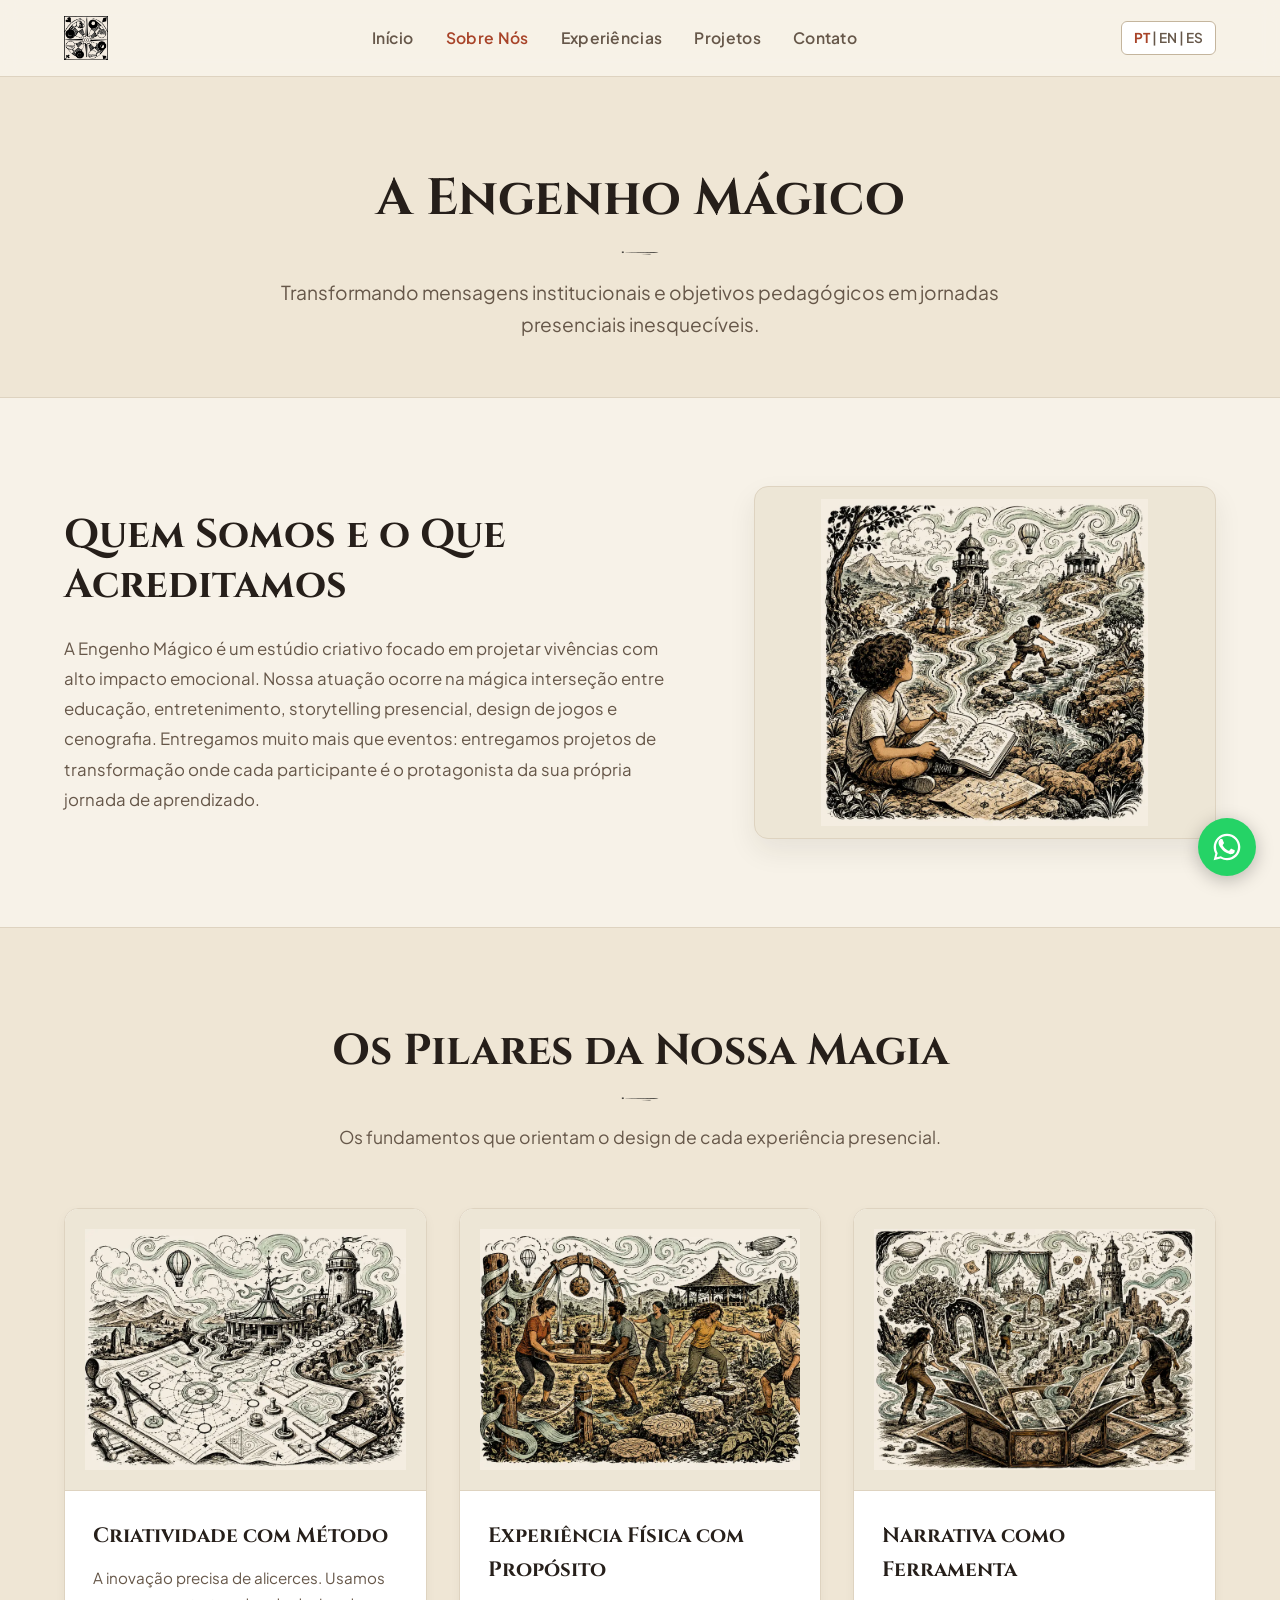
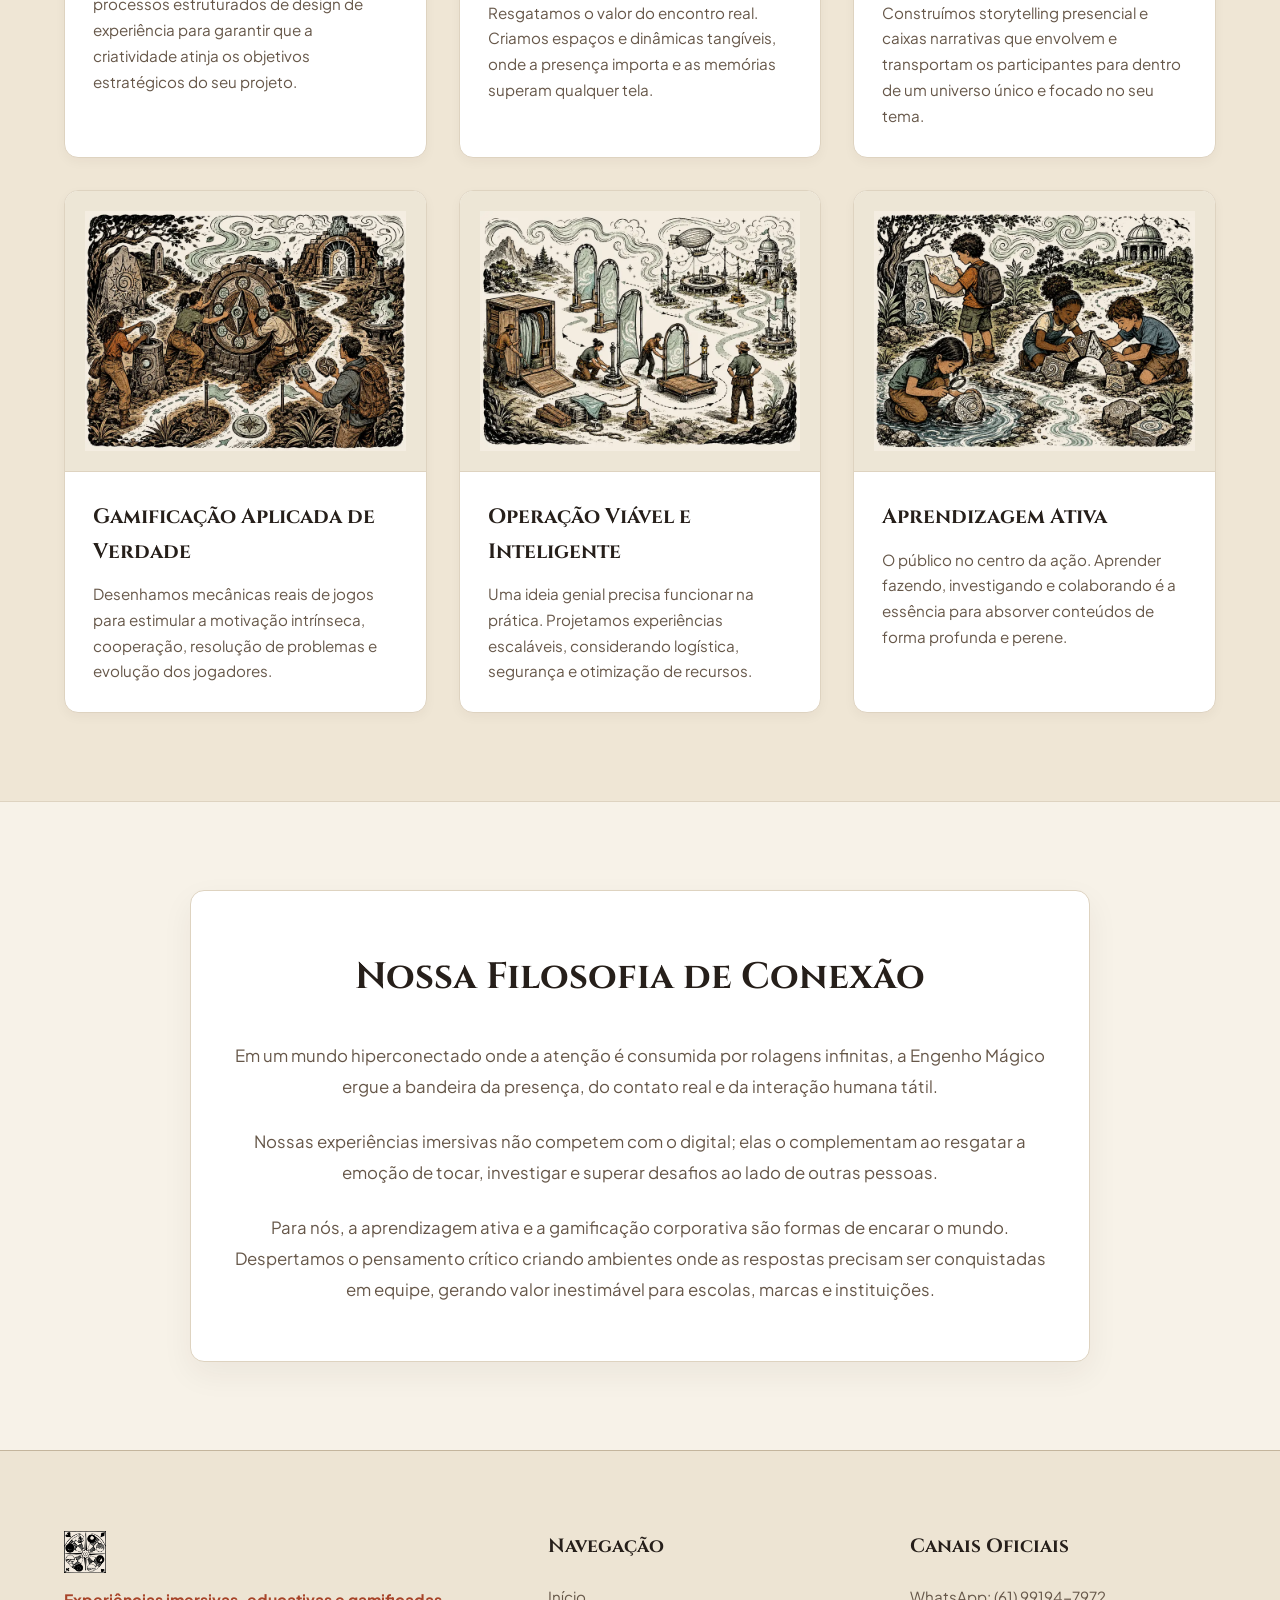
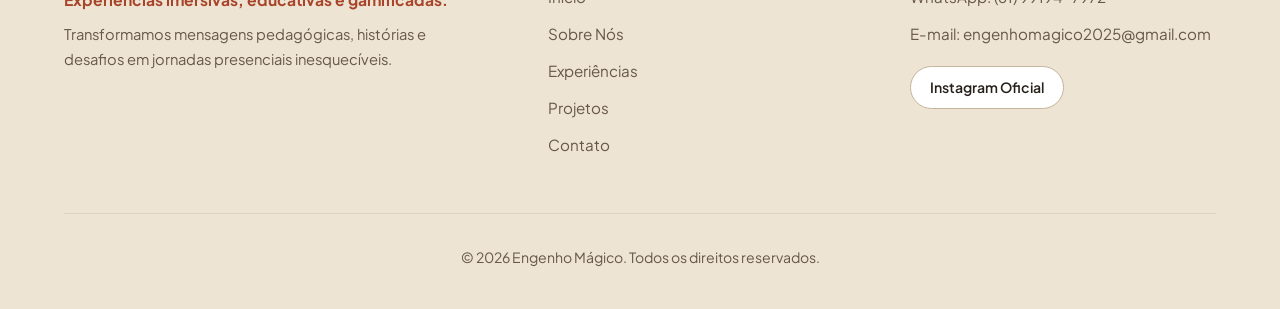
<file: sobre-nos.html>
<!DOCTYPE html>
<html lang="pt-BR">
<head>
  <meta charset="UTF-8">
  <meta name="viewport" content="width=device-width, initial-scale=1.0">
  <title>Sobre Nós | Engenho Mágico</title>
  <meta name="description" content="Conheça a Engenho Mágico. Somos um estúdio criativo especializado em experiências presenciais imersivas e educativas.">
  <link rel="icon" type="image/x-icon" href="src/assets/img/icons/favicon.ico">

  <!-- Open Graph -->
  <meta property="og:title" content="Sobre Nós | Engenho Mágico">
  <meta property="og:description" content="Transformando mensagens institucionais e objetivos pedagógicos em jornadas presenciais inesquecíveis.">
  <meta property="og:type" content="website">

  <!-- Folha de Estilos Principal -->
  <link rel="stylesheet" href="src/css/style.css">
</head>
<body>

  <!-- ================= HEADER ================= -->
  <header class="site-header">
    <div class="container header-inner">
      <a href="index.html" class="brand-logo" aria-label="Engenho Mágico - Início">
        <img src="src/assets/img/pictures/logo-4.webp" alt="Logo Engenho Mágico">
      </a>

      <nav aria-label="Navegação Principal">
        <ul class="nav-list">
          <li><a href="index.html">Início</a></li>
          <li><a href="sobre-nos.html" class="active">Sobre Nós</a></li>
          <li><a href="solucoes.html">Experiências</a></li>
          <li><a href="projetos.html">Projetos</a></li>
          <li><a href="contato.html">Contato</a></li>
        </ul>
      </nav>

      <div class="header-actions">
        <div class="lang-switch" title="Selecionar Idioma">
          <span class="active">PT</span> | <span>EN</span> | <span>ES</span>
        </div>
      </div>
    </div>
  </header>

  <!-- ================= PAGE HERO ================= -->
  <section class="page-hero">
    <div class="container">
      <h1>A Engenho Mágico</h1>
      <img src="src/assets/img/elements/ornamento-titulo.webp" alt="" class="title-underline" aria-hidden="true">
      <p>Transformando mensagens institucionais e objetivos pedagógicos em jornadas presenciais inesquecíveis.</p>
    </div>
  </section>

  <main>
    <!-- ================= QUEM SOMOS ================= -->
    <section class="section-padding">
      <div class="container split-section">
        <div class="who-we-are-text">
          <h2>Quem Somos e o Que Acreditamos</h2>
          <p>
            A Engenho Mágico é um estúdio criativo focado em projetar vivências com alto impacto emocional. 
            Nossa atuação ocorre na mágica interseção entre educação, entretenimento, storytelling presencial, 
            design de jogos e cenografia. Entregamos muito mais que eventos: entregamos projetos de transformação 
            onde cada participante é o protagonista da sua própria jornada de aprendizado.
          </p>
        </div>

        <div class="split-image-container">
          <img src="src/assets/img/pictures/sobre-nos/quem-somos-o-que-acreditamos.webp" alt="Equipe da Engenho Mágico trabalhando em um projeto">
        </div>
      </div>
    </section>

    <!-- ================= PILARES DA NOSSA MAGIA ================= -->
    <section class="section-padding pillars-section">
      <div class="container">
        <div class="section-title">
          <h2>Os Pilares da Nossa Magia</h2>
          <img src="src/assets/img/elements/ornamento-titulo.webp" alt="" class="title-underline" aria-hidden="true">
          <p>Os fundamentos que orientam o design de cada experiência presencial.</p>
        </div>

        <div class="pillars-grid">
          
          <!-- Pilar 1 -->
          <article class="pillar-card">
            <div class="pillar-thumb">
              <img src="src/assets/img/pictures/sobre-nos/criatividade-com-metodo.webp" alt="Criatividade com Método">
            </div>
            <div class="pillar-content">
              <h3>Criatividade com Método</h3>
              <p>A inovação precisa de alicerces. Usamos processos estruturados de design de experiência para garantir que a criatividade atinja os objetivos estratégicos do seu projeto.</p>
            </div>
          </article>

          <!-- Pilar 2 -->
          <article class="pillar-card">
            <div class="pillar-thumb">
              <img src="src/assets/img/pictures/sobre-nos/experiencia-fisica-com-proposito.webp" alt="Experiência Física com Propósito">
            </div>
            <div class="pillar-content">
              <h3>Experiência Física com Propósito</h3>
              <p>Resgatamos o valor do encontro real. Criamos espaços e dinâmicas tangíveis, onde a presença importa e as memórias superam qualquer tela.</p>
            </div>
          </article>

          <!-- Pilar 3 -->
          <article class="pillar-card">
            <div class="pillar-thumb">
              <img src="src/assets/img/pictures/sobre-nos/narrativa-como-ferramenta.webp" alt="Narrativa como Ferramenta">
            </div>
            <div class="pillar-content">
              <h3>Narrativa como Ferramenta</h3>
              <p>Construímos storytelling presencial e caixas narrativas que envolvem e transportam os participantes para dentro de um universo único e focado no seu tema.</p>
            </div>
          </article>

          <!-- Pilar 4 -->
          <article class="pillar-card">
            <div class="pillar-thumb">
              <img src="src/assets/img/pictures/sobre-nos/gamificacao-aplicada-de-verdade.webp" alt="Gamificação Aplicada de Verdade">
            </div>
            <div class="pillar-content">
              <h3>Gamificação Aplicada de Verdade</h3>
              <p>Desenhamos mecânicas reais de jogos para estimular a motivação intrínseca, cooperação, resolução de problemas e evolução dos jogadores.</p>
            </div>
          </article>

          <!-- Pilar 5 -->
          <article class="pillar-card">
            <div class="pillar-thumb">
              <img src="src/assets/img/pictures/sobre-nos/operacao-viavel-e-inteligente.webp" alt="Operação Viável e Inteligente">
            </div>
            <div class="pillar-content">
              <h3>Operação Viável e Inteligente</h3>
              <p>Uma ideia genial precisa funcionar na prática. Projetamos experiências escaláveis, considerando logística, segurança e otimização de recursos.</p>
            </div>
          </article>

          <!-- Pilar 6 -->
          <article class="pillar-card">
            <div class="pillar-thumb">
              <img src="src/assets/img/pictures/sobre-nos/aprendizagem-ativa.webp" alt="Aprendizagem Ativa">
            </div>
            <div class="pillar-content">
              <h3>Aprendizagem Ativa</h3>
              <p>O público no centro da ação. Aprender fazendo, investigando e colaborando é a essência para absorver conteúdos de forma profunda e perene.</p>
            </div>
          </article>

        </div>
      </div>
    </section>

    <!-- ================= MANIFESTO ================= -->
    <section class="manifesto-section">
      <div class="container">
        <div class="manifesto-box">
          <h2>Nossa Filosofia de Conexão</h2>
          <div class="manifesto-body">
            <p>
              Em um mundo hiperconectado onde a atenção é consumida por rolagens infinitas, a Engenho Mágico 
              ergue a bandeira da presença, do contato real e da interação humana tátil.
            </p>
            <p>
              Nossas experiências imersivas não competem com o digital; elas o complementam ao resgatar 
              a emoção de tocar, investigar e superar desafios ao lado de outras pessoas.
            </p>
            <p>
              Para nós, a aprendizagem ativa e a gamificação corporativa são formas de encarar o mundo. 
              Despertamos o pensamento crítico criando ambientes onde as respostas precisam ser conquistadas 
              em equipe, gerando valor inestimável para escolas, marcas e instituições.
            </p>
          </div>
        </div>
      </div>
    </section>
  </main>

  <!-- ================= FOOTER PADRONIZADO ================= -->
  <footer class="site-footer">
    <div class="container">
      <div class="footer-grid">
        <div class="footer-brand">
          <a href="index.html" aria-label="Engenho Mágico - Início">
            <img src="src/assets/img/pictures/logo-4.webp" alt="Logo Engenho Mágico" style="height: 42px; display: block;">
          </a>
          <p class="footer-slogan">Experiências imersivas, educativas e gamificadas.</p>
          <p class="footer-desc">
            Transformamos mensagens pedagógicas, histórias e desafios em jornadas presenciais inesquecíveis.
          </p>
        </div>

        <div class="footer-col">
          <h4>Navegação</h4>
          <ul class="footer-links">
            <li><a href="index.html">Início</a></li>
            <li><a href="sobre-nos.html">Sobre Nós</a></li>
            <li><a href="solucoes.html">Experiências</a></li>
            <li><a href="projetos.html">Projetos</a></li>
            <li><a href="contato.html">Contato</a></li>
          </ul>
        </div>

        <div class="footer-col">
          <h4>Canais Oficiais</h4>
          <ul class="footer-links" style="margin-bottom: 1.25rem;">
            <li><span>WhatsApp: (61) 99194-7972</span></li>
            <li><span>E-mail: engenhomagico2025@gmail.com</span></li>
          </ul>
          <div class="social-links">
            <a href="https://instagram.com/engenhomagico" target="_blank" rel="noopener noreferrer" class="social-btn">
              <span>Instagram Oficial</span>
            </a>
          </div>
        </div>
      </div>

      <div class="footer-bottom">
        <p>&copy; 2026 Engenho Mágico. Todos os direitos reservados.</p>
      </div>
    </div>
  </footer>

  <!-- ================= WHATSAPP FLUTUANTE ================= -->
  <a href="https://wa.me/5561991947972" target="_blank" rel="noopener noreferrer" class="whatsapp-floating" aria-label="Fale conosco no WhatsApp">
    <svg viewBox="0 0 24 24" aria-hidden="true">
      <path d="M17.472 14.382c-.301-.15-1.781-.879-2.056-.98-.275-.1-.475-.15-.675.15-.2.301-.775.98-.95 1.18-.175.2-.35.225-.65.075-.3-.15-1.267-.467-2.414-1.49-1.026-.913-1.719-2.04-1.92-2.385-.2-.345-.02-.531.13-.68.136-.135.301-.35.451-.525.15-.175.2-.3.3-.5.1-.2.05-.375-.025-.525-.075-.15-.675-1.625-.925-2.225-.244-.584-.492-.505-.675-.514-.175-.009-.375-.01-.575-.01-.2 0-.525.075-.8.375-.275.3-1.05 1.027-1.05 2.505 0 1.478 1.075 2.903 1.225 3.103.15.2 2.115 3.23 5.124 4.53 3.01 1.3 3.01.867 3.56.812.55-.055 1.78-.727 2.03-1.43.25-.703.25-1.305.175-1.43-.075-.125-.275-.2-.575-.35zM12.004 2c-5.523 0-10 4.477-10 10 0 1.77.46 3.434 1.264 4.885L2 22l5.244-1.376A9.957 9.957 0 0 0 12.004 22c5.523 0 10-4.477 10-10s-4.477-10-10-10zm0 18.25c-1.57 0-3.042-.435-4.309-1.192l-.309-.185-3.208.842.856-3.127-.203-.323A8.204 8.204 0 0 1 3.754 12c0-4.555 3.699-8.25 8.25-8.25 4.551 0 8.25 3.695 8.25 8.25 0 4.555-3.699 8.25-8.25 8.25z"/>
    </svg>
  </a>

</body>
</html>
</file>
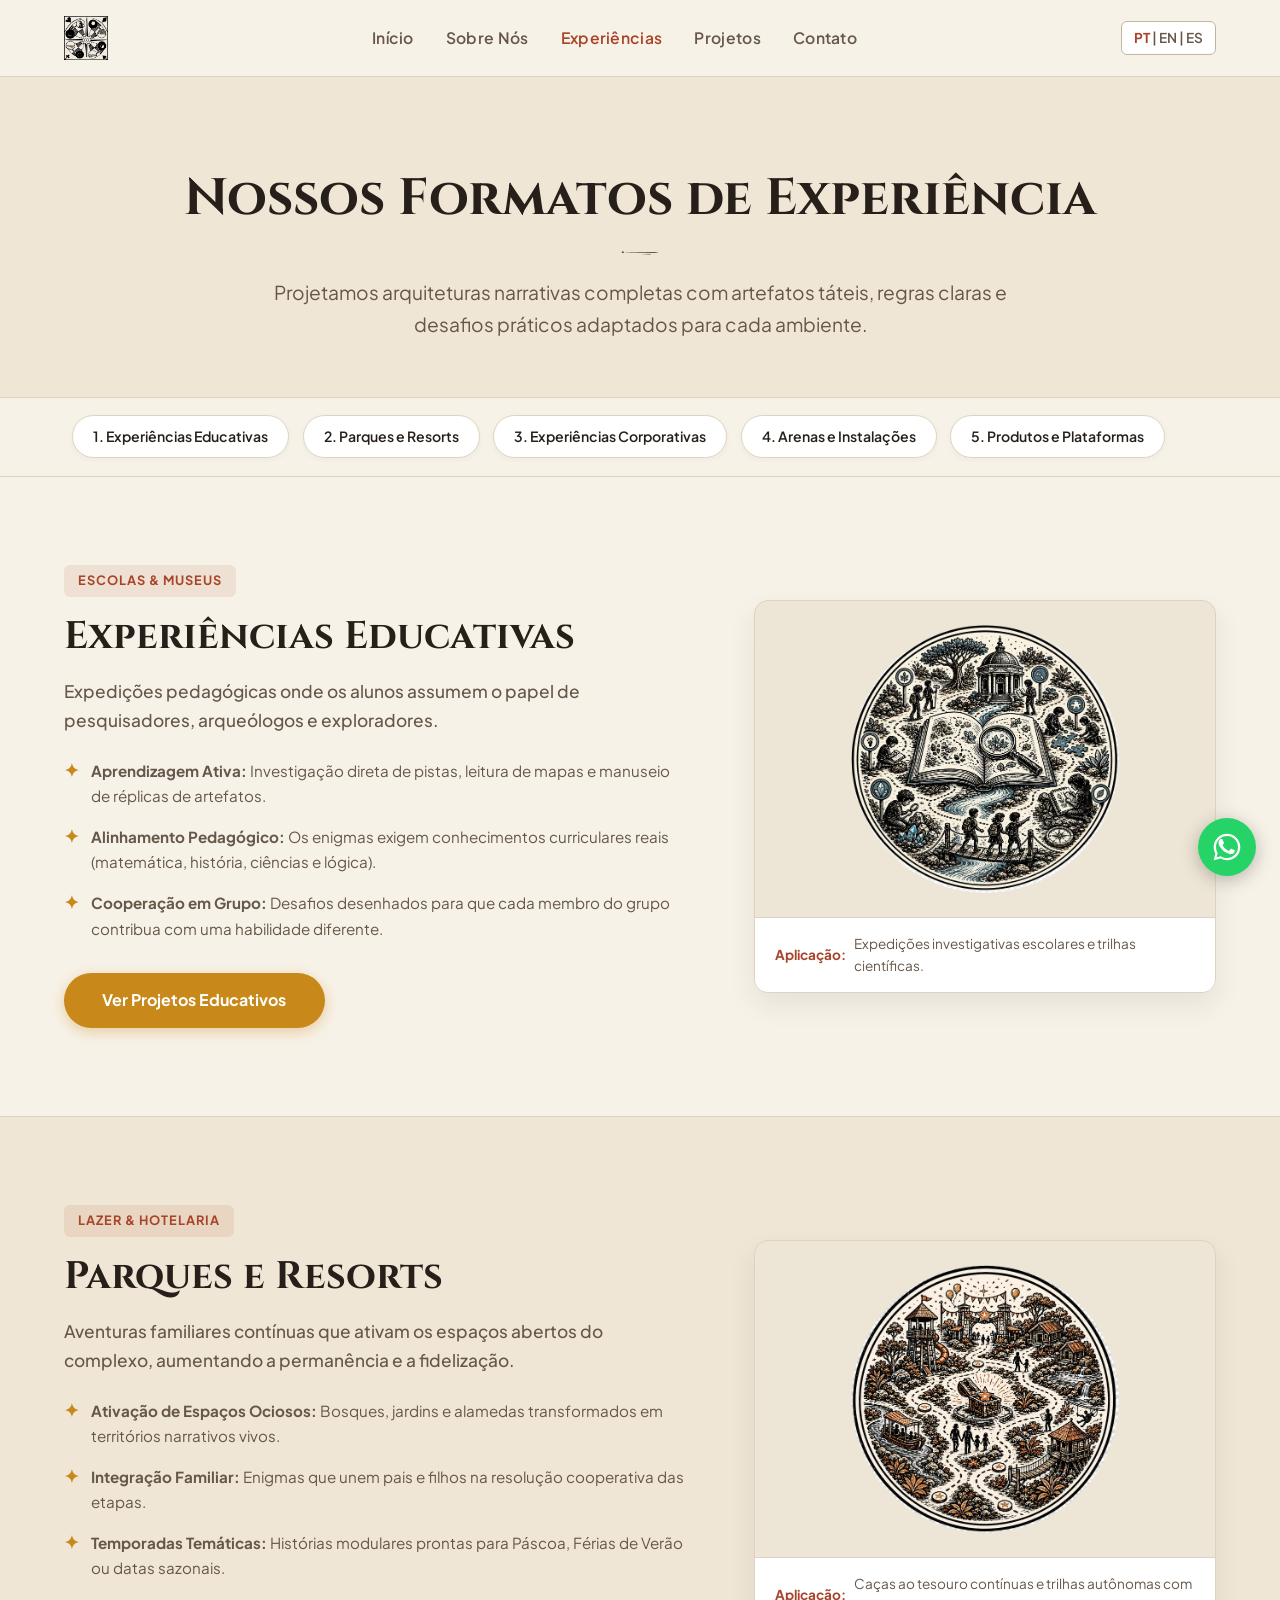
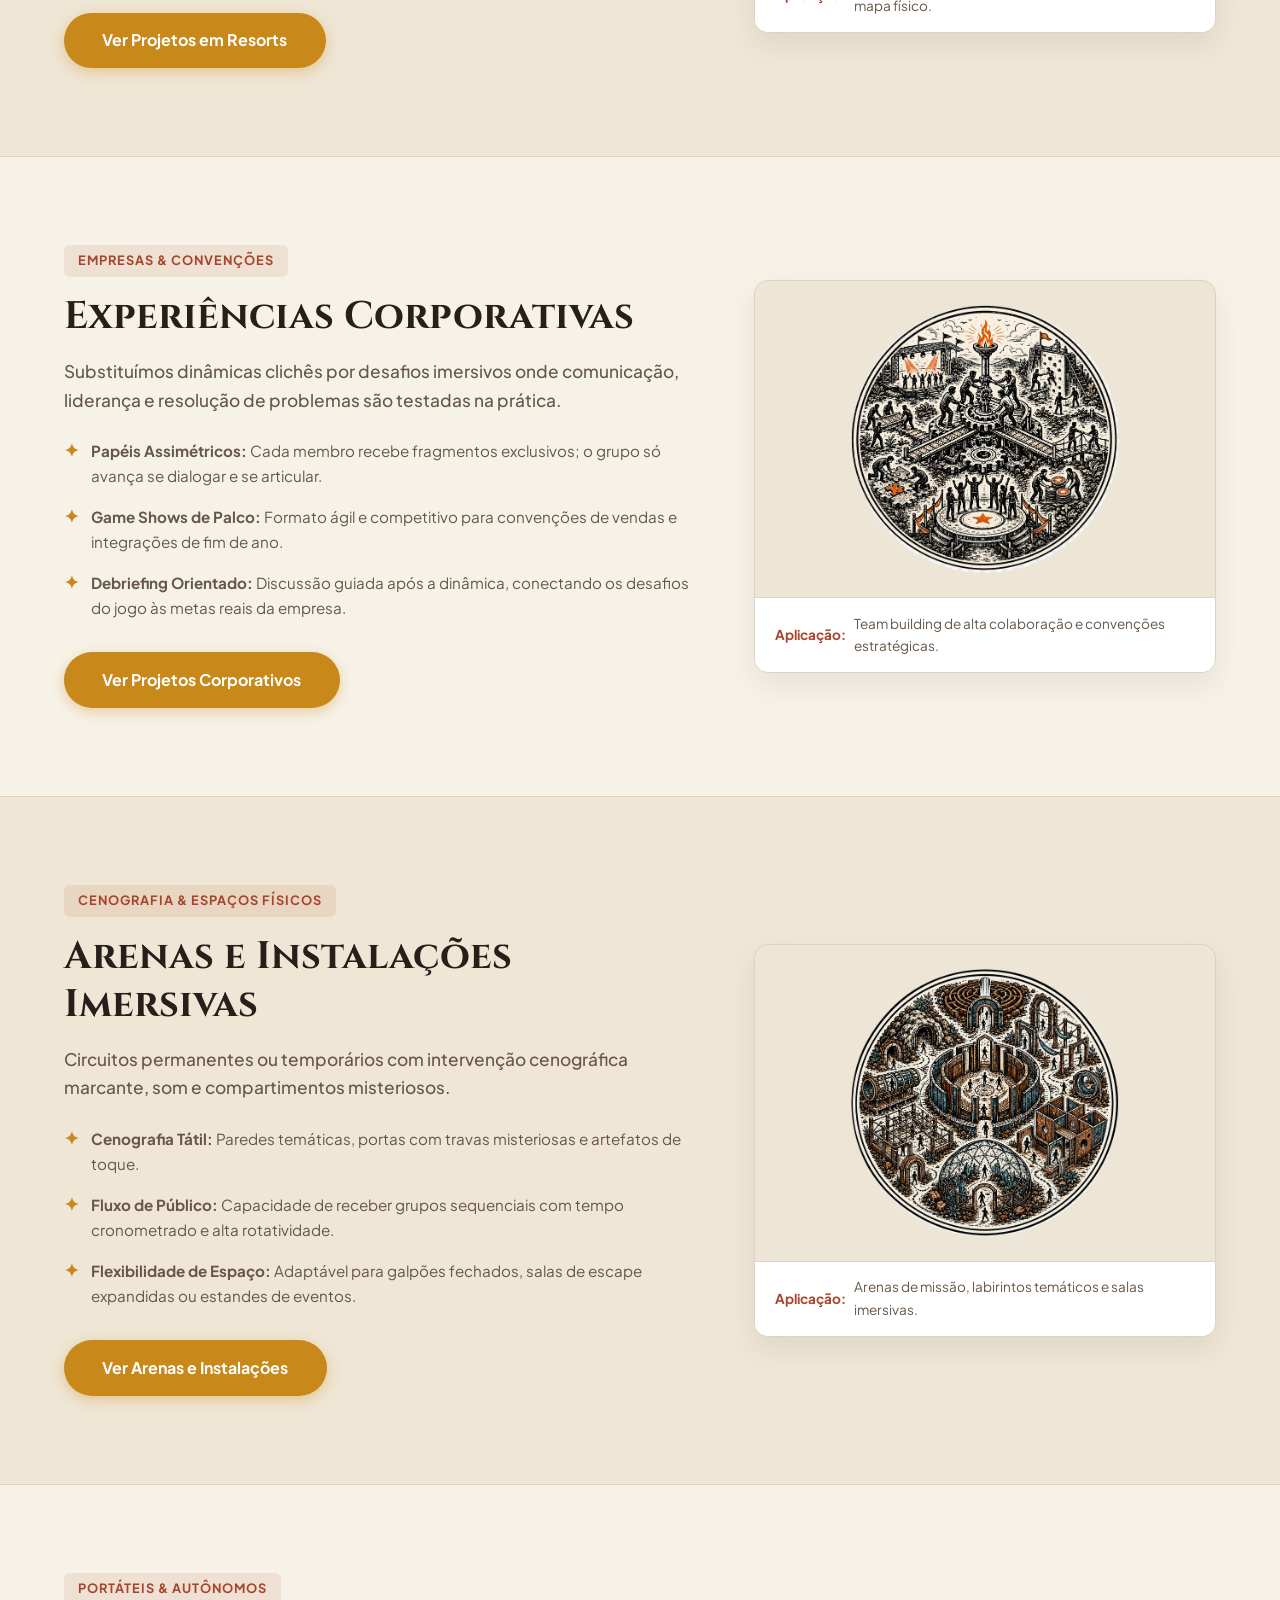
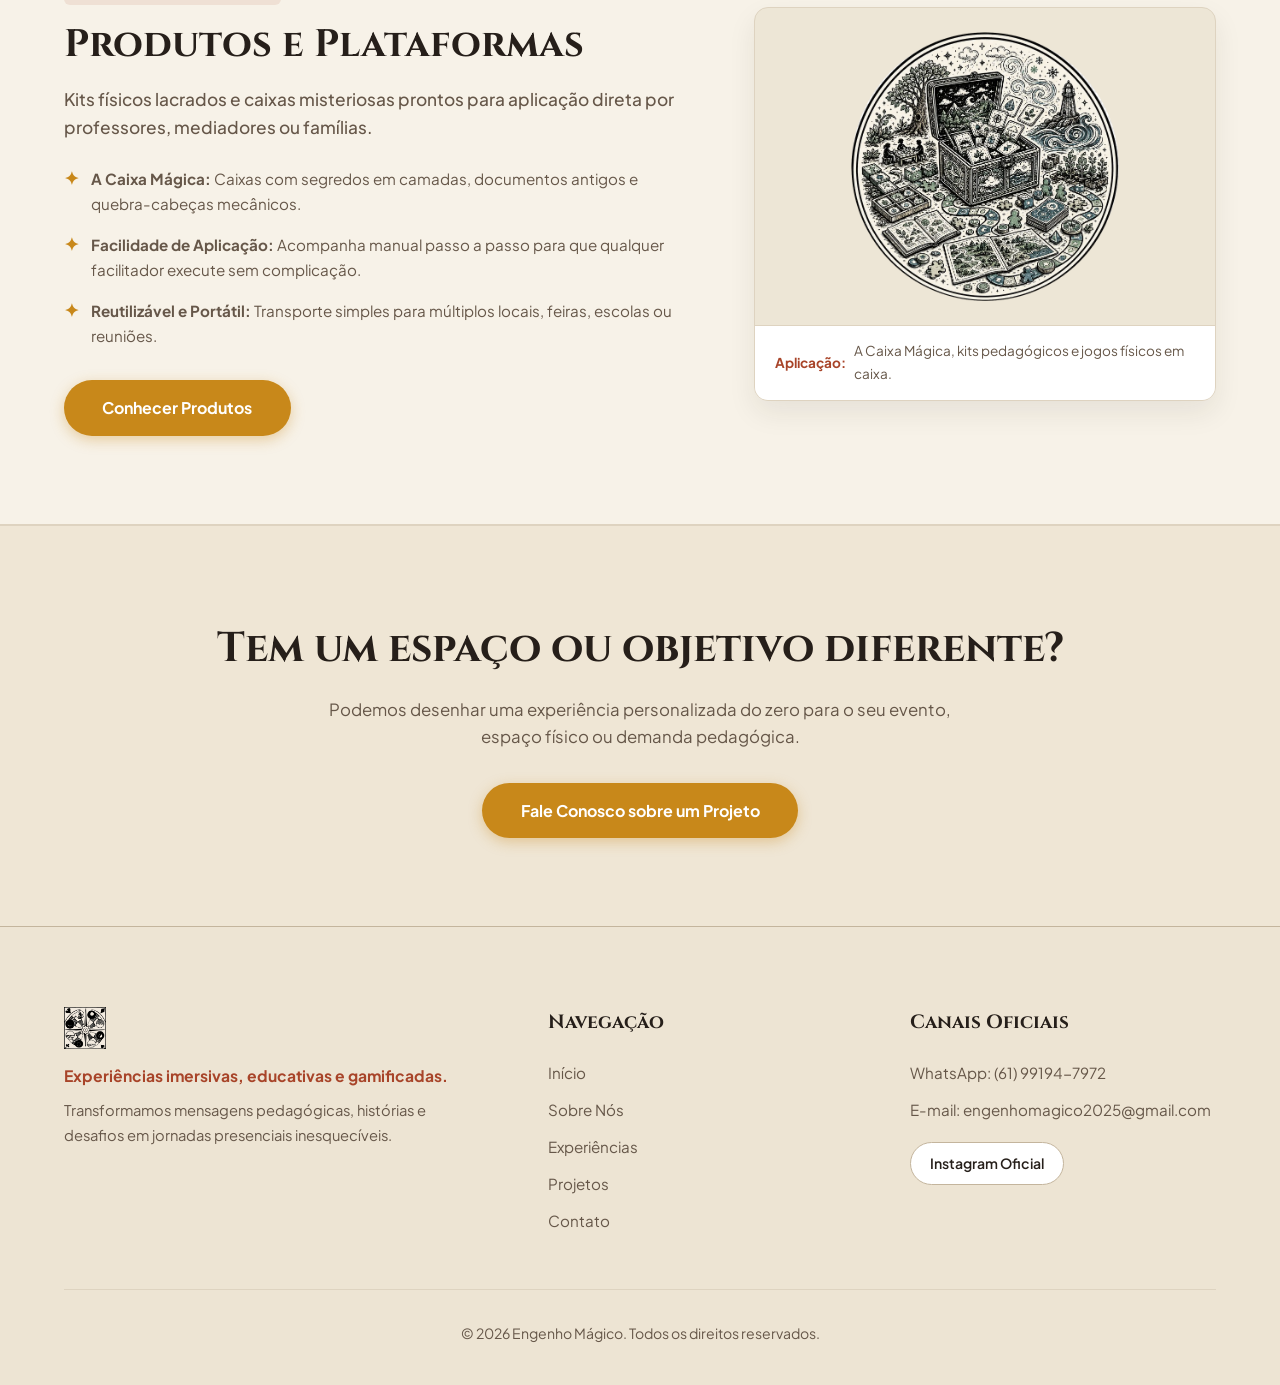
<file: solucoes.html>
<!DOCTYPE html>
<html lang="pt-BR">
<head>
  <meta charset="UTF-8">
  <meta name="viewport" content="width=device-width, initial-scale=1.0">
  <title>Formatos de Experiência | Engenho Mágico</title>
  <meta name="description" content="Conheça nossos 5 formatos de experiências imersivas: expedições educativas, aventuras em resorts, dinâmicas corporativas, arenas e produtos físicos.">
  
  <link rel="icon" type="image/x-icon" href="src/assets/img/icons/favicon.ico">

  <!-- Open Graph -->
  <meta property="og:title" content="Formatos de Experiência | Engenho Mágico">
  <meta property="og:description" content="Transformamos histórias em experiências reais com desafios, narrativas e ambientação.">
  <meta property="og:type" content="website">

  <!-- Folha de Estilos Principal -->
  <link rel="stylesheet" href="src/css/style.css">
</head>
<body>

  <!-- ================= HEADER ================= -->
  <header class="site-header">
    <div class="container header-inner">
      <a href="index.html" class="brand-logo" aria-label="Engenho Mágico - Início">
        <img src="src/assets/img/pictures/logo-4.webp" alt="Logo Engenho Mágico">
      </a>

      <nav aria-label="Navegação Principal">
        <ul class="nav-list">
          <li><a href="index.html">Início</a></li>
          <li><a href="sobre-nos.html">Sobre Nós</a></li>
          <li><a href="solucoes.html" class="active">Experiências</a></li>
          <li><a href="projetos.html">Projetos</a></li>
          <li><a href="contato.html">Contato</a></li>
        </ul>
      </nav>

      <div class="header-actions">
        <div class="lang-switch" title="Selecionar Idioma">
          <span class="active">PT</span> | <span>EN</span> | <span>ES</span>
        </div>
      </div>
    </div>
  </header>

  <!-- ================= PAGE HERO ================= -->
  <section class="page-hero">
    <div class="container">
      <h1>Nossos Formatos de Experiência</h1>
      <img src="src/assets/img/elements/ornamento-titulo.webp" alt="" class="title-underline" aria-hidden="true">
      <p>
        Projetamos arquiteturas narrativas completas com artefatos táteis, regras claras 
        e desafios práticos adaptados para cada ambiente.
      </p>
    </div>
  </section>

  <!-- ================= NAVEGAÇÃO RÁPIDA (SUBMENU) ================= -->
  <nav class="quick-nav" aria-label="Navegação entre formatos">
    <div class="container">
      <ul class="quick-nav-list">
        <li><a href="#educativas" class="quick-nav-link">1. Experiências Educativas</a></li>
        <li><a href="#parques" class="quick-nav-link">2. Parques e Resorts</a></li>
        <li><a href="#corporativas" class="quick-nav-link">3. Experiências Corporativas</a></li>
        <li><a href="#arenas" class="quick-nav-link">4. Arenas e Instalações</a></li>
        <li><a href="#produtos" class="quick-nav-link">5. Produtos e Plataformas</a></li>
      </ul>
    </div>
  </nav>

  <main>
    <!-- ================= 1. EXPERIÊNCIAS EDUCATIVAS ================= -->
    <section id="educativas" class="format-block">
      <div class="container format-grid">
        <div class="format-info">
          <span class="format-badge">Escolas & Museus</span>
          <h2>Experiências Educativas</h2>
          <p class="lead">
            Expedições pedagógicas onde os alunos assumem o papel de pesquisadores, arqueólogos e exploradores.
          </p>

          <ul class="format-features">
            <li>
              <span class="feature-icon">✦</span>
              <span><strong>Aprendizagem Ativa:</strong> Investigação direta de pistas, leitura de mapas e manuseio de réplicas de artefatos.</span>
            </li>
            <li>
              <span class="feature-icon">✦</span>
              <span><strong>Alinhamento Pedagógico:</strong> Os enigmas exigem conhecimentos curriculares reais (matemática, história, ciências e lógica).</span>
            </li>
            <li>
              <span class="feature-icon">✦</span>
              <span><strong>Cooperação em Grupo:</strong> Desafios desenhados para que cada membro do grupo contribua com uma habilidade diferente.</span>
            </li>
          </ul>

          <div class="format-actions">
            <a href="projetos.html" class="btn-gold">Ver Projetos Educativos</a>
          </div>
        </div>

        <div class="format-media-box">
          <img src="src/assets/img/itens-solucoes/medalhao-experiencias-educativas.webp" alt="Medalhão de Experiências Educativas">
          <div class="media-caption">
            <span>Aplicação:</span> Expedições investigativas escolares e trilhas científicas.
          </div>
        </div>
      </div>
    </section>

    <!-- ================= 2. PARQUES E RESORTS ================= -->
    <section id="parques" class="format-block">
      <div class="container format-grid">
        <div class="format-info">
          <span class="format-badge">Lazer & Hotelaria</span>
          <h2>Parques e Resorts</h2>
          <p class="lead">
            Aventuras familiares contínuas que ativam os espaços abertos do complexo, aumentando a permanência e a fidelização.
          </p>

          <ul class="format-features">
            <li>
              <span class="feature-icon">✦</span>
              <span><strong>Ativação de Espaços Ociosos:</strong> Bosques, jardins e alamedas transformados em territórios narrativos vivos.</span>
            </li>
            <li>
              <span class="feature-icon">✦</span>
              <span><strong>Integração Familiar:</strong> Enigmas que unem pais e filhos na resolução cooperativa das etapas.</span>
            </li>
            <li>
              <span class="feature-icon">✦</span>
              <span><strong>Temporadas Temáticas:</strong> Histórias modulares prontas para Páscoa, Férias de Verão ou datas sazonais.</span>
            </li>
          </ul>

          <div class="format-actions">
            <a href="projetos.html" class="btn-gold">Ver Projetos em Resorts</a>
          </div>
        </div>

        <div class="format-media-box">
          <img src="src/assets/img/itens-solucoes/medalhao-parques-e-resorts.webp" alt="Medalhão de Parques e Resorts">
          <div class="media-caption">
            <span>Aplicação:</span> Caças ao tesouro contínuas e trilhas autônomas com mapa físico.
          </div>
        </div>
      </div>
    </section>

    <!-- ================= 3. EXPERIÊNCIAS CORPORATIVAS ================= -->
    <section id="corporativas" class="format-block">
      <div class="container format-grid">
        <div class="format-info">
          <span class="format-badge">Empresas & Convenções</span>
          <h2>Experiências Corporativas</h2>
          <p class="lead">
            Substituímos dinâmicas clichês por desafios imersivos onde comunicação, liderança e resolução de problemas são testadas na prática.
          </p>

          <ul class="format-features">
            <li>
              <span class="feature-icon">✦</span>
              <span><strong>Papéis Assimétricos:</strong> Cada membro recebe fragmentos exclusivos; o grupo só avança se dialogar e se articular.</span>
            </li>
            <li>
              <span class="feature-icon">✦</span>
              <span><strong>Game Shows de Palco:</strong> Formato ágil e competitivo para convenções de vendas e integrações de fim de ano.</span>
            </li>
            <li>
              <span class="feature-icon">✦</span>
              <span><strong>Debriefing Orientado:</strong> Discussão guiada após a dinâmica, conectando os desafios do jogo às metas reais da empresa.</span>
            </li>
          </ul>

          <div class="format-actions">
            <a href="projetos.html" class="btn-gold">Ver Projetos Corporativos</a>
          </div>
        </div>

        <div class="format-media-box">
          <img src="src/assets/img/itens-solucoes/medalhao-experiencias-corporativas.webp" alt="Medalhão de Experiências Corporativas">
          <div class="media-caption">
            <span>Aplicação:</span> Team building de alta colaboração e convenções estratégicas.
          </div>
        </div>
      </div>
    </section>

    <!-- ================= 4. ARENAS E INSTALAÇÕES IMERSIVAS ================= -->
    <section id="arenas" class="format-block">
      <div class="container format-grid">
        <div class="format-info">
          <span class="format-badge">Cenografia & Espaços Físicos</span>
          <h2>Arenas e Instalações Imersivas</h2>
          <p class="lead">
            Circuitos permanentes ou temporários com intervenção cenográfica marcante, som e compartimentos misteriosos.
          </p>

          <ul class="format-features">
            <li>
              <span class="feature-icon">✦</span>
              <span><strong>Cenografia Tátil:</strong> Paredes temáticas, portas com travas misteriosas e artefatos de toque.</span>
            </li>
            <li>
              <span class="feature-icon">✦</span>
              <span><strong>Fluxo de Público:</strong> Capacidade de receber grupos sequenciais com tempo cronometrado e alta rotatividade.</span>
            </li>
            <li>
              <span class="feature-icon">✦</span>
              <span><strong>Flexibilidade de Espaço:</strong> Adaptável para galpões fechados, salas de escape expandidas ou estandes de eventos.</span>
            </li>
          </ul>

          <div class="format-actions">
            <a href="projetos.html" class="btn-gold">Ver Arenas e Instalações</a>
          </div>
        </div>

        <div class="format-media-box">
          <img src="src/assets/img/itens-solucoes/medalhao-instalacoes-imersivas.webp" alt="Medalhão de Instalações Imersivas">
          <div class="media-caption">
            <span>Aplicação:</span> Arenas de missão, labirintos temáticos e salas imersivas.
          </div>
        </div>
      </div>
    </section>

    <!-- ================= 5. PRODUTOS E PLATAFORMAS ================= -->
    <section id="produtos" class="format-block">
      <div class="container format-grid">
        <div class="format-info">
          <span class="format-badge">Portáteis & Autônomos</span>
          <h2>Produtos e Plataformas</h2>
          <p class="lead">
            Kits físicos lacrados e caixas misteriosas prontos para aplicação direta por professores, mediadores ou famílias.
          </p>

          <ul class="format-features">
            <li>
              <span class="feature-icon">✦</span>
              <span><strong>A Caixa Mágica:</strong> Caixas com segredos em camadas, documentos antigos e quebra-cabeças mecânicos.</span>
            </li>
            <li>
              <span class="feature-icon">✦</span>
              <span><strong>Facilidade de Aplicação:</strong> Acompanha manual passo a passo para que qualquer facilitador execute sem complicação.</span>
            </li>
            <li>
              <span class="feature-icon">✦</span>
              <span><strong>Reutilizável e Portátil:</strong> Transporte simples para múltiplos locais, feiras, escolas ou reuniões.</span>
            </li>
          </ul>

          <div class="format-actions">
            <a href="projetos.html" class="btn-gold">Conhecer Produtos</a>
          </div>
        </div>

        <div class="format-media-box">
          <img src="src/assets/img/itens-solucoes/medalhao-produtos-e-plataformas.webp" alt="Medalhão de Produtos e Plataformas">
          <div class="media-caption">
            <span>Aplicação:</span> A Caixa Mágica, kits pedagógicos e jogos físicos em caixa.
          </div>
        </div>
      </div>
    </section>

    <!-- ================= CHAMADA FINAL ================= -->
    <section class="custom-project-callout">
      <div class="container">
        <h2>Tem um espaço ou objetivo diferente?</h2>
        <p>
          Podemos desenhar uma experiência personalizada do zero para o seu evento, espaço físico ou demanda pedagógica.
        </p>
        <a href="contato.html" class="btn-gold">
          <span>Fale Conosco sobre um Projeto</span>
        </a>
      </div>
    </section>
  </main>

  <!-- ================= FOOTER PADRONIZADO ================= -->
  <footer class="site-footer">
    <div class="container">
      <div class="footer-grid">
        <div class="footer-brand">
          <a href="index.html" aria-label="Engenho Mágico - Início">
            <img src="src/assets/img/pictures/logo-4.webp" alt="Logo Engenho Mágico" style="height: 42px; display: block;">
          </a>
          <p class="footer-slogan">Experiências imersivas, educativas e gamificadas.</p>
          <p class="footer-desc">
            Transformamos mensagens pedagógicas, histórias e desafios em jornadas presenciais inesquecíveis.
          </p>
        </div>

        <div class="footer-col">
          <h4>Navegação</h4>
          <ul class="footer-links">
            <li><a href="index.html">Início</a></li>
            <li><a href="sobre-nos.html">Sobre Nós</a></li>
            <li><a href="solucoes.html">Experiências</a></li>
            <li><a href="projetos.html">Projetos</a></li>
            <li><a href="contato.html">Contato</a></li>
          </ul>
        </div>

        <div class="footer-col">
          <h4>Canais Oficiais</h4>
          <ul class="footer-links" style="margin-bottom: 1.25rem;">
            <li><span>WhatsApp: (61) 99194-7972</span></li>
            <li><span>E-mail: engenhomagico2025@gmail.com</span></li>
          </ul>
          <div class="social-links">
            <a href="https://instagram.com/engenhomagico" target="_blank" rel="noopener noreferrer" class="social-btn">
              <span>Instagram Oficial</span>
            </a>
          </div>
        </div>
      </div>

      <div class="footer-bottom">
        <p>&copy; 2026 Engenho Mágico. Todos os direitos reservados.</p>
      </div>
    </div>
  </footer>

  <!-- ================= WHATSAPP FLUTUANTE ================= -->
  <a href="https://wa.me/5561991947972" target="_blank" rel="noopener noreferrer" class="whatsapp-floating" aria-label="Fale conosco no WhatsApp">
    <svg viewBox="0 0 24 24" aria-hidden="true">
      <path d="M17.472 14.382c-.301-.15-1.781-.879-2.056-.98-.275-.1-.475-.15-.675.15-.2.301-.775.98-.95 1.18-.175.2-.35.225-.65.075-.3-.15-1.267-.467-2.414-1.49-1.026-.913-1.719-2.04-1.92-2.385-.2-.345-.02-.531.13-.68.136-.135.301-.35.451-.525.15-.175.2-.3.3-.5.1-.2.05-.375-.025-.525-.075-.15-.675-1.625-.925-2.225-.244-.584-.492-.505-.675-.514-.175-.009-.375-.01-.575-.01-.2 0-.525.075-.8.375-.275.3-1.05 1.027-1.05 2.505 0 1.478 1.075 2.903 1.225 3.103.15.2 2.115 3.23 5.124 4.53 3.01 1.3 3.01.867 3.56.812.55-.055 1.78-.727 2.03-1.43.25-.703.25-1.305.175-1.43-.075-.125-.275-.2-.575-.35zM12.004 2c-5.523 0-10 4.477-10 10 0 1.77.46 3.434 1.264 4.885L2 22l5.244-1.376A9.957 9.957 0 0 0 12.004 22c5.523 0 10-4.477 10-10s-4.477-10-10-10zm0 18.25c-1.57 0-3.042-.435-4.309-1.192l-.309-.185-3.208.842.856-3.127-.203-.323A8.204 8.204 0 0 1 3.754 12c0-4.555 3.699-8.25 8.25-8.25 4.551 0 8.25 3.695 8.25 8.25 0 4.555-3.699 8.25-8.25 8.25z"/>
    </svg>
  </a>

</body>
</html>
</file>
<file: src/css/style.css>
/* ==========================================================================
   ENGENHO MÁGICO - FOLHA DE ESTILOS PRINCIPAL (CONSOLIDADA DEFINITIVA)
   Identidade: Areia, Pergaminho, Aventura e Ludicidade
   Páginas: Início, Sobre Nós, Experiências, Projetos, Detalhes e Contato
   ========================================================================== */

/* 1. IMPORTAÇÃO DE FONTES */
@import url('https://fonts.googleapis.com/css2?family=Cinzel:wght@600;700;800&family=Plus+Jakarta+Sans:wght@400;500;600;700&display=swap');

:root {
  /* Fundo Principal e Seções (Areia / Pergaminho) */
  --cor-fundo-geral: #f7f2e8;
  --cor-fundo-secao: #efe6d5;
  --cor-card: #ffffff;
  --cor-card-hover: #fffdfa;

  /* Acentos de Aventura */
  --cor-ouro: #c8881a;
  --cor-ouro-hover: #b07410;
  --cor-terracota: #a84429;
  --cor-borda: #ded3c0;
  --cor-borda-forte: #c4b59d;

  /* Textos Legíveis */
  --cor-texto-principal: #261f1a;
  --cor-texto-mutado: #665749;

  /* Tipografia Segura */
  --font-heading: 'Cinzel', -apple-system, BlinkMacSystemFont, 'Segoe UI', Roboto, sans-serif;
  --font-body: 'Plus Jakarta Sans', -apple-system, BlinkMacSystemFont, 'Segoe UI', Roboto, sans-serif;

  --radius-card: 14px;
  --radius-botao: 50px;
}

/* ================= RESET & ESTRUTURA BASE ================= */
* {
  box-sizing: border-box;
  margin: 0;
  padding: 0;
}

html {
  scroll-behavior: smooth;
}

body {
  background-color: var(--cor-fundo-geral);
  color: var(--cor-texto-principal);
  font-family: var(--font-body);
  line-height: 1.65;
  overflow-x: hidden;
}

body.no-scroll {
  overflow: hidden;
}

a {
  color: inherit;
  text-decoration: none;
}

img, video {
  max-width: 100%;
  display: block;
}

.container {
  width: 100%;
  max-width: 1200px;
  margin: 0 auto;
  padding: 0 1.5rem;
}

.sr-only {
  position: absolute;
  width: 1px;
  height: 1px;
  padding: 0;
  margin: -1px;
  overflow: hidden;
  clip: rect(0, 0, 0, 0);
  white-space: nowrap;
  border: 0;
}

/* ================= CABEÇALHO (HEADER UNIVERSAL) ================= */
.site-header {
  position: sticky;
  top: 0;
  z-index: 1000;
  width: 100%;
  background: rgba(247, 242, 232, 0.96);
  backdrop-filter: blur(10px);
  border-bottom: 1px solid var(--cor-borda);
}

.header-inner {
  display: flex;
  align-items: center;
  justify-content: space-between;
  height: 76px;
  width: 100%;
}

.brand-logo {
  display: flex;
  align-items: center;
  flex-shrink: 0;
}

.brand-logo img {
  height: 44px;
  width: auto;
  object-fit: contain;
}

.nav-list {
  display: flex;
  list-style: none;
  gap: 2rem;
  align-items: center;
  margin: 0;
  padding: 0;
}

.nav-list a {
  font-size: 0.98rem;
  font-weight: 600;
  color: var(--cor-texto-mutado);
  letter-spacing: 0.02em;
  transition: color 0.2s ease;
}

.nav-list a:hover,
.nav-list a.active {
  color: var(--cor-terracota);
}

.header-actions {
  display: flex;
  align-items: center;
  flex-shrink: 0;
  gap: 1rem;
}

.lang-switch {
  font-size: 0.85rem;
  color: var(--cor-texto-mutado);
  border: 1px solid var(--cor-borda-forte);
  background: #fff;
  padding: 0.3rem 0.75rem;
  border-radius: 6px;
  font-weight: 600;
}

.lang-switch span.active {
  color: var(--cor-terracota);
  font-weight: 700;
}

/* ================= PAGE HERO (PÁGINAS INTERNAS) ================= */
.page-hero {
  padding: 5rem 0 3.5rem;
  text-align: center;
  background: var(--cor-fundo-secao);
  border-bottom: 1px solid var(--cor-borda);
}

.page-hero h1 {
  font-family: var(--font-heading);
  font-size: clamp(2.2rem, 4.5vw, 3.2rem);
  font-weight: 700;
  margin-bottom: 0.5rem;
  color: var(--cor-texto-principal);
}

.page-hero p {
  font-size: clamp(1.05rem, 2vw, 1.2rem);
  color: var(--cor-texto-mutado);
  max-width: 760px;
  margin: 0 auto;
}

/* ================= HERO PRINCIPAL (HOME) ================= */
.hero-section {
  position: relative;
  min-height: 80vh;
  display: flex;
  align-items: center;
  justify-content: center;
  text-align: center;
  padding: 4.5rem 1.5rem;
  overflow: hidden;
  background: #2b221a;
}

.hero-video {
  position: absolute;
  inset: 0;
  width: 100%;
  height: 100%;
  object-fit: cover;
  z-index: 1;
  opacity: 0.55;
}

.hero-overlay {
  position: absolute;
  inset: 0;
  background: radial-gradient(circle at center, rgba(38, 31, 26, 0.45) 0%, rgba(38, 31, 26, 0.85) 100%);
  z-index: 2;
}

.hero-content {
  position: relative;
  z-index: 3;
  max-width: 860px;
}

.hero-content h1 {
  font-family: var(--font-heading);
  font-size: clamp(2.3rem, 5vw, 3.8rem);
  font-weight: 700;
  line-height: 1.18;
  margin-bottom: 1.4rem;
  color: #ffffff;
  text-shadow: 0 2px 8px rgba(0,0,0,0.6);
}

.hero-content p {
  font-size: clamp(1.1rem, 2vw, 1.3rem);
  color: #f2eae0;
  margin-bottom: 2.25rem;
  max-width: 720px;
  margin-inline: auto;
  line-height: 1.7;
}

/* ================= BOTÕES ================= */
.btn-gold {
  display: inline-flex;
  align-items: center;
  justify-content: center;
  background: var(--cor-ouro);
  color: #ffffff;
  font-weight: 700;
  font-size: 1rem;
  padding: 0.9rem 2.4rem;
  border-radius: var(--radius-botao);
  box-shadow: 0 4px 14px rgba(200, 136, 26, 0.35);
  transition: all 0.25s ease;
}

.btn-gold:hover {
  background: var(--cor-ouro-hover);
  transform: translateY(-2px);
  box-shadow: 0 6px 18px rgba(200, 136, 26, 0.45);
}

.btn-outline {
  display: inline-flex;
  align-items: center;
  justify-content: center;
  border: 1px solid var(--cor-borda-forte);
  background: #ffffff;
  color: var(--cor-texto-principal);
  font-weight: 600;
  padding: 0.85rem 2.2rem;
  border-radius: var(--radius-botao);
  transition: all 0.2s ease;
}

.btn-outline:hover {
  border-color: var(--cor-terracota);
  color: var(--cor-terracota);
  transform: translateY(-2px);
}

/* ================= TÍTULOS E DIVISORES ================= */
.section-padding {
  padding: 5.5rem 0;
}

.section-title {
  text-align: center;
  max-width: 760px;
  margin: 0 auto 3.5rem;
}

.section-title h2 {
  font-family: var(--font-heading);
  font-size: clamp(2rem, 3.5vw, 2.7rem);
  margin-bottom: 0.5rem;
  color: var(--cor-texto-principal);
}

.title-underline {
  height: 8px;
  width: 140px;
  margin: 0.5rem auto 1.25rem;
  object-fit: contain;
}

.section-title p {
  color: var(--cor-texto-mutado);
  font-size: 1.1rem;
}

/* ================= INTRODUÇÃO (HOME) ================= */
.intro-grid {
  display: grid;
  grid-template-columns: repeat(auto-fit, minmax(320px, 1fr));
  gap: 4rem;
  align-items: center;
}

.intro-text h2 {
  font-family: var(--font-heading);
  font-size: clamp(1.9rem, 3vw, 2.5rem);
  line-height: 1.25;
  margin-bottom: 1.5rem;
  color: var(--cor-texto-principal);
}

.intro-text .text-highlight {
  color: var(--cor-terracota);
  display: block;
}

.intro-text p {
  color: var(--cor-texto-mutado);
  font-size: 1.08rem;
  line-height: 1.8;
  margin-bottom: 1.4rem;
}

.intro-media video,
.intro-media img {
  border-radius: var(--radius-card);
  box-shadow: 0 12px 32px rgba(44, 34, 26, 0.15);
  border: 1px solid var(--cor-borda);
  background: #000;
  aspect-ratio: 16 / 9;
  object-fit: cover;
  width: 100%;
}

/* ================= O PODER DA TRANSFORMAÇÃO (HOME) ================= */
.transform-section {
  background: var(--cor-fundo-secao);
  border-top: 1px solid var(--cor-borda);
  border-bottom: 1px solid var(--cor-borda);
}

.transform-grid {
  display: grid;
  grid-template-columns: repeat(auto-fit, minmax(320px, 1fr));
  gap: 1.75rem;
}

.transform-card {
  background: var(--cor-card);
  border: 1px solid var(--cor-borda);
  border-radius: var(--radius-card);
  padding: 2rem;
  display: flex;
  flex-direction: column;
  gap: 1rem;
  box-shadow: 0 4px 12px rgba(44, 34, 26, 0.04);
  transition: all 0.25s ease;
}

.transform-card:hover {
  border-color: var(--cor-ouro);
  transform: translateY(-3px);
  box-shadow: 0 8px 20px rgba(44, 34, 26, 0.08);
}

.client-point span {
  font-size: 0.8rem;
  color: var(--cor-texto-mutado);
  text-transform: uppercase;
  letter-spacing: 0.08em;
  font-weight: 600;
}

.client-point strong {
  display: block;
  color: var(--cor-texto-principal);
  font-size: 1.1rem;
  margin-top: 0.3rem;
  font-family: var(--font-heading);
}

.transform-arrow {
  color: var(--cor-terracota);
  font-size: 1.3rem;
  font-weight: 700;
}

.result-point span {
  font-size: 0.8rem;
  color: var(--cor-ouro);
  text-transform: uppercase;
  letter-spacing: 0.08em;
  font-weight: 600;
}

.result-point strong {
  display: block;
  color: var(--cor-terracota);
  font-size: 1.15rem;
  margin-top: 0.3rem;
  font-family: var(--font-heading);
}

/* ================= FORMATOS DE EXPERIÊNCIA (HOME) ================= */
.cards-grid-5 {
  display: grid;
  grid-template-columns: repeat(auto-fit, minmax(280px, 1fr));
  gap: 1.75rem;
}

.experience-card {
  background: var(--cor-card);
  border: 1px solid var(--cor-borda);
  border-radius: var(--radius-card);
  overflow: hidden;
  display: flex;
  flex-direction: column;
  box-shadow: 0 4px 14px rgba(44, 34, 26, 0.05);
  transition: all 0.25s ease;
}

.experience-card:hover {
  border-color: var(--cor-ouro);
  transform: translateY(-4px);
  box-shadow: 0 10px 24px rgba(44, 34, 26, 0.1);
}

.card-thumb {
  width: 100%;
  aspect-ratio: 16 / 10;
  background: #ede6d6;
  border-bottom: 1px solid var(--cor-borda);
  display: flex;
  align-items: center;
  justify-content: center;
  padding: 1.25rem;
}

.card-thumb img {
  width: 100%;
  height: 100%;
  object-fit: contain !important;
  transition: transform 0.4s ease;
}

.experience-card:hover .card-thumb img {
  transform: scale(1.05);
}

.card-content {
  padding: 1.75rem;
  display: flex;
  flex-direction: column;
  flex-grow: 1;
}

.experience-card h3 {
  font-family: var(--font-heading);
  font-size: 1.3rem;
  color: var(--cor-texto-principal);
  margin-bottom: 0.75rem;
}

.experience-card p {
  color: var(--cor-texto-mutado);
  font-size: 0.96rem;
  margin-bottom: 1.5rem;
  flex-grow: 1;
}

.card-link {
  color: var(--cor-ouro);
  font-weight: 700;
  font-size: 0.95rem;
  display: inline-flex;
  align-items: center;
  gap: 0.5rem;
}

.card-link:hover {
  color: var(--cor-terracota);
}

/* ================= JORNADA DO PARTICIPANTE (HOME) ================= */
.journey-section {
  background: var(--cor-fundo-secao);
  border-top: 1px solid var(--cor-borda);
}

.journey-container-grid {
  display: grid;
  grid-template-columns: 1.15fr 0.85fr;
  gap: 4rem;
  align-items: center;
  margin-top: 2rem;
}

.journey-list {
  display: grid;
  grid-template-columns: 1fr 1fr;
  gap: 1.5rem;
}

.journey-item {
  background: var(--cor-card);
  border: 1px solid var(--cor-borda);
  border-radius: var(--radius-card);
  padding: 1.75rem;
  box-shadow: 0 4px 12px rgba(44, 34, 26, 0.04);
}

.journey-item h4 {
  font-family: var(--font-heading);
  color: var(--cor-terracota);
  font-size: 1.25rem;
  margin-bottom: 0.5rem;
}

.journey-item p {
  color: var(--cor-texto-mutado);
  font-size: 0.92rem;
  line-height: 1.6;
}

.journey-media-box {
  background: #ede6d6;
  border: 1px solid var(--cor-borda);
  border-radius: var(--radius-card);
  overflow: hidden;
  box-shadow: 0 12px 28px rgba(44, 34, 26, 0.12);
  padding: 0.5rem;
}

.journey-media-box img {
  width: 100%;
  aspect-ratio: 4 / 3;
  object-fit: contain !important;
}

/* ================= PARA QUEM CRIAMOS (HOME) ================= */
.target-section {
  background: var(--cor-fundo-secao);
  border-top: 1px solid var(--cor-borda);
  border-bottom: 1px solid var(--cor-borda);
}

.target-grid {
  display: grid;
  grid-template-columns: repeat(auto-fit, minmax(260px, 1fr));
  gap: 1.75rem;
}

.target-card {
  background: var(--cor-card);
  border: 1px solid var(--cor-borda);
  border-radius: var(--radius-card);
  overflow: hidden;
  box-shadow: 0 4px 12px rgba(44, 34, 26, 0.04);
}

.target-card-thumb {
  width: 100%;
  aspect-ratio: 16 / 9;
  background: #ede6d6;
  display: flex;
  align-items: center;
  justify-content: center;
  padding: 1rem;
}

.target-card-thumb img {
  width: 100%;
  height: 100%;
  object-fit: contain !important;
}

.target-card-body {
  padding: 1.5rem;
}

.target-card h4 {
  font-family: var(--font-heading);
  font-size: 1.2rem;
  color: var(--cor-texto-principal);
  margin-bottom: 0.4rem;
}

.target-card p {
  font-size: 0.92rem;
  color: var(--cor-texto-mutado);
}

/* ================= SHOWCASE DE VÍDEOS (HOME) ================= */
.showcase-grid {
  display: grid;
  grid-template-columns: repeat(auto-fit, minmax(340px, 1fr));
  gap: 3rem;
}

.showcase-card {
  background: var(--cor-card);
  border: 1px solid var(--cor-borda);
  border-radius: var(--radius-card);
  overflow: hidden;
  box-shadow: 0 8px 24px rgba(44, 34, 26, 0.08);
}

.video-wrapper {
  position: relative;
  width: 100%;
  aspect-ratio: 16 / 9;
  background: #000;
}

.video-wrapper video {
  width: 100%;
  height: 100%;
  object-fit: cover;
}

.showcase-info {
  padding: 1.75rem;
}

.showcase-info h3 {
  font-family: var(--font-heading);
  font-size: 1.3rem;
  color: var(--cor-texto-principal);
  margin-bottom: 0.6rem;
}

.showcase-info p {
  color: var(--cor-texto-mutado);
  font-size: 0.95rem;
}

/* ================= CATÁLOGO DE FORMATOS (HOME) ================= */
.catalog-section {
  background: var(--cor-fundo-secao);
  border-top: 1px solid var(--cor-borda);
  border-bottom: 1px solid var(--cor-borda);
}

.catalog-grid {
  display: grid;
  grid-template-columns: repeat(auto-fit, minmax(260px, 1fr));
  gap: 1.75rem;
}

.catalog-card {
  background: var(--cor-card);
  border: 1px solid var(--cor-borda);
  border-radius: var(--radius-card);
  padding: 2rem;
  box-shadow: 0 4px 12px rgba(44, 34, 26, 0.04);
  transition: all 0.25s ease;
}

.catalog-card:hover {
  border-color: var(--cor-ouro);
  transform: translateY(-3px);
}

.catalog-tag {
  display: inline-block;
  font-size: 0.75rem;
  text-transform: uppercase;
  letter-spacing: 0.08em;
  color: var(--cor-terracota);
  background: rgba(168, 68, 41, 0.1);
  padding: 0.3rem 0.75rem;
  border-radius: 6px;
  margin-bottom: 1rem;
  font-weight: 700;
}

.catalog-card h3 {
  font-family: var(--font-heading);
  font-size: 1.25rem;
  color: var(--cor-texto-principal);
  margin-bottom: 0.6rem;
}

.catalog-card p {
  font-size: 0.92rem;
  color: var(--cor-texto-mutado);
}

/* ================= PORTFÓLIO CALLOUT (HOME) ================= */
.portfolio-callout {
  text-align: center;
  background: var(--cor-fundo-geral);
}

/* ================= SEÇÃO DE CONTATO (CONTATO.HTML) ================= */
.contact-section {
  padding: 5.5rem 0;
  background: var(--cor-fundo-geral);
}

.contact-grid {
  display: grid;
  grid-template-columns: 1fr 1.15fr;
  gap: 4rem;
  align-items: flex-start;
}

.contact-info-col h2 {
  font-family: var(--font-heading);
  font-size: clamp(1.8rem, 3vw, 2.3rem);
  margin-bottom: 1rem;
  color: var(--cor-texto-principal);
  line-height: 1.25;
}

.contact-info-col p.lead {
  font-size: 1.05rem;
  color: var(--cor-texto-mutado);
  margin-bottom: 2.5rem;
}

.channels-stack {
  display: flex;
  flex-direction: column;
  gap: 1.25rem;
  margin-bottom: 2.5rem;
}

.channel-card {
  background: var(--cor-card);
  border: 1px solid var(--cor-borda);
  border-radius: var(--radius-card);
  padding: 1.5rem;
  display: flex;
  align-items: center;
  justify-content: space-between;
  gap: 1.25rem;
  box-shadow: 0 4px 12px rgba(44, 34, 26, 0.04);
  transition: all 0.2s ease;
}

.channel-card:hover {
  border-color: var(--cor-ouro);
  transform: translateY(-2px);
  box-shadow: 0 8px 20px rgba(44, 34, 26, 0.08);
}

.channel-card.channel-whatsapp {
  border-color: rgba(37, 211, 102, 0.4);
  background: linear-gradient(135deg, rgba(37, 211, 102, 0.08) 0%, var(--cor-card) 100%);
}

.channel-meta {
  display: flex;
  flex-direction: column;
  gap: 0.2rem;
}

.channel-meta span.label {
  font-size: 0.8rem;
  text-transform: uppercase;
  letter-spacing: 0.06em;
  color: var(--cor-texto-mutado);
  font-weight: 600;
}

.channel-meta strong.value {
  font-size: 1.15rem;
  color: var(--cor-texto-principal);
}

.btn-channel {
  display: inline-flex;
  align-items: center;
  justify-content: center;
  padding: 0.65rem 1.4rem;
  border-radius: var(--radius-botao);
  font-size: 0.9rem;
  font-weight: 700;
  white-space: nowrap;
  transition: all 0.2s ease;
}

.btn-channel.whatsapp {
  background: #25d366;
  color: #ffffff;
}

.btn-channel.whatsapp:hover {
  background: #20ba5a;
  box-shadow: 0 4px 14px rgba(37, 211, 102, 0.35);
}

.btn-channel.secondary {
  background: #ffffff;
  border: 1px solid var(--cor-borda-forte);
  color: var(--cor-texto-principal);
}

.btn-channel.secondary:hover {
  border-color: var(--cor-terracota);
  color: var(--cor-terracota);
}

.operation-details {
  background: var(--cor-fundo-secao);
  border: 1px solid var(--cor-borda);
  border-radius: var(--radius-card);
  padding: 1.5rem;
}

.operation-details h4 {
  font-family: var(--font-heading);
  font-size: 1.1rem;
  color: var(--cor-terracota);
  margin-bottom: 0.5rem;
}

.operation-details p {
  font-size: 0.92rem;
  color: var(--cor-texto-mutado);
  line-height: 1.6;
}

/* Formulário de Briefing (Contato) */
.contact-form-box {
  background: var(--cor-card);
  border: 1px solid var(--cor-borda);
  border-radius: var(--radius-card);
  padding: 2.75rem 2.25rem;
  box-shadow: 0 12px 32px rgba(44, 34, 26, 0.08);
}

.contact-form-box h3 {
  font-family: var(--font-heading);
  font-size: 1.4rem;
  color: var(--cor-texto-principal);
  margin-bottom: 0.5rem;
}

.contact-form-box p.form-desc {
  font-size: 0.92rem;
  color: var(--cor-texto-mutado);
  margin-bottom: 2rem;
}

.form-group {
  display: flex;
  flex-direction: column;
  gap: 0.5rem;
  margin-bottom: 1.5rem;
}

.form-group label {
  font-size: 0.88rem;
  font-weight: 600;
  color: var(--cor-texto-principal);
}

.form-control {
  width: 100%;
  background: #faf6f0;
  border: 1px solid var(--cor-borda-forte);
  border-radius: 8px;
  padding: 0.85rem 1rem;
  color: var(--cor-texto-principal);
  font-family: var(--font-body);
  font-size: 0.95rem;
  transition: border-color 0.2s, box-shadow 0.2s, background-color 0.2s;
}

.form-control:focus {
  outline: none;
  background: #ffffff;
  border-color: var(--cor-ouro);
  box-shadow: 0 0 0 3px rgba(200, 136, 26, 0.15);
}

textarea.form-control {
  min-height: 130px;
  resize: vertical;
}

.btn-submit {
  width: 100%;
  background: var(--cor-ouro);
  color: #ffffff;
  font-weight: 700;
  font-size: 1rem;
  border: none;
  padding: 1rem;
  border-radius: var(--radius-botao);
  cursor: pointer;
  box-shadow: 0 4px 14px rgba(200, 136, 26, 0.35);
  transition: all 0.25s ease;
}

.btn-submit:hover {
  background: var(--cor-ouro-hover);
  box-shadow: 0 6px 18px rgba(200, 136, 26, 0.45);
  transform: translateY(-2px);
}

.projects-bridge {
  background: var(--cor-fundo-secao);
  border-top: 1px solid var(--cor-borda);
  border-bottom: 1px solid var(--cor-borda);
  padding: 4.5rem 0;
  text-align: center;
}

.projects-bridge h3 {
  font-family: var(--font-heading);
  font-size: 1.8rem;
  margin-bottom: 0.75rem;
  color: var(--cor-texto-principal);
}

.projects-bridge p {
  color: var(--cor-texto-mutado);
  font-size: 1.05rem;
  margin-bottom: 1.75rem;
  max-width: 600px;
  margin-inline: auto;
}

/* ================= QUEM SOMOS (SOBRE-NOS.HTML) ================= */
.split-section {
  display: grid;
  grid-template-columns: 1.15fr 0.85fr;
  gap: 4rem;
  align-items: center;
}

.who-we-are-text h2 {
  font-family: var(--font-heading);
  font-size: clamp(1.9rem, 3.2vw, 2.5rem);
  line-height: 1.25;
  margin-bottom: 1.5rem;
  color: var(--cor-texto-principal);
}

.who-we-are-text p {
  font-size: 1.05rem;
  color: var(--cor-texto-mutado);
  line-height: 1.8;
}

.split-image-container {
  background: #ede6d6;
  border: 1px solid var(--cor-borda);
  border-radius: var(--radius-card);
  overflow: hidden;
  box-shadow: 0 12px 28px rgba(44, 34, 26, 0.08);
  display: flex;
  align-items: center;
  justify-content: center;
  padding: 0.75rem;
}

.split-image-container img {
  width: 100%;
  height: 100%;
  aspect-ratio: 4 / 3;
  object-fit: contain !important;
  transition: transform 0.35s ease;
}

/* ================= PILARES DA NOSSA MAGIA ================= */
.pillars-section {
  background: var(--cor-fundo-secao);
  border-top: 1px solid var(--cor-borda);
  border-bottom: 1px solid var(--cor-borda);
}

.pillars-grid {
  display: grid;
  grid-template-columns: repeat(auto-fit, minmax(300px, 1fr));
  gap: 2rem;
}

.pillar-card {
  background: var(--cor-card);
  border: 1px solid var(--cor-borda);
  border-radius: var(--radius-card);
  overflow: hidden;
  display: flex;
  flex-direction: column;
  box-shadow: 0 4px 12px rgba(44, 34, 26, 0.04);
  transition: all 0.25s ease;
}

.pillar-card:hover {
  border-color: var(--cor-ouro);
  transform: translateY(-4px);
  box-shadow: 0 10px 24px rgba(44, 34, 26, 0.08);
}

.pillar-card:not(:has(.pillar-thumb)) {
  padding: 2.25rem 2rem;
}

.pillar-card:not(:has(.pillar-thumb))::before {
  content: "✦";
  color: var(--cor-ouro);
  font-size: 1.2rem;
  display: block;
  margin-bottom: 0.75rem;
}

.pillar-thumb {
  width: 100%;
  aspect-ratio: 16 / 10;
  background: #ede6d6;
  border-bottom: 1px solid var(--cor-borda);
  display: flex;
  align-items: center;
  justify-content: center;
  padding: 1.25rem;
}

.pillar-thumb img {
  width: 100%;
  height: 100%;
  object-fit: contain !important;
  transition: transform 0.4s ease;
}

.pillar-card:hover .pillar-thumb img {
  transform: scale(1.05);
}

.pillar-content {
  padding: 1.75rem;
  display: flex;
  flex-direction: column;
  flex-grow: 1;
}

.pillar-card h3 {
  font-family: var(--font-heading);
  font-size: 1.3rem;
  color: var(--cor-texto-principal);
  margin-bottom: 0.75rem;
}

.pillar-card p {
  color: var(--cor-texto-mutado);
  font-size: 0.95rem;
  line-height: 1.7;
}

/* ================= MANIFESTO (SOBRE-NOS.HTML) ================= */
.manifesto-section {
  padding: 5.5rem 0;
  background: var(--cor-fundo-geral);
}

.manifesto-box {
  background: var(--cor-card);
  border: 1px solid var(--cor-borda);
  border-radius: var(--radius-card);
  padding: 3.5rem 2.5rem;
  max-width: 900px;
  margin: 0 auto;
  text-align: center;
  box-shadow: 0 12px 32px rgba(44, 34, 26, 0.06);
}

.manifesto-box h2 {
  font-family: var(--font-heading);
  font-size: clamp(1.8rem, 3vw, 2.3rem);
  margin-bottom: 2rem;
  color: var(--cor-texto-principal);
}

.manifesto-body p {
  font-size: 1.05rem;
  color: var(--cor-texto-mutado);
  line-height: 1.85;
  margin-bottom: 1.5rem;
}

.manifesto-body p:last-child {
  margin-bottom: 0;
}

/* ================= SUBMENU / NAVEGAÇÃO RÁPIDA (EXPERIÊNCIAS) ================= */
.quick-nav {
  position: sticky;
  top: 76px;
  z-index: 900;
  background: rgba(247, 242, 232, 0.96);
  backdrop-filter: blur(10px);
  border-bottom: 1px solid var(--cor-borda);
  padding: 0.85rem 0;
}

.quick-nav-list {
  display: flex;
  gap: 0.85rem;
  overflow-x: auto;
  list-style: none;
  padding: 0.25rem 0.5rem;
  align-items: center;
  scrollbar-width: thin;
  scrollbar-color: var(--cor-borda-forte) transparent;
}

.quick-nav-list::-webkit-scrollbar { height: 4px; }
.quick-nav-list::-webkit-scrollbar-thumb {
  background: var(--cor-borda-forte);
  border-radius: 4px;
}

.quick-nav-link {
  flex-shrink: 0;
  display: inline-flex;
  align-items: center;
  justify-content: center;
  font-size: 0.88rem;
  font-weight: 600;
  padding: 0.55rem 1.25rem;
  border-radius: var(--radius-botao);
  background: var(--cor-card);
  border: 1px solid var(--cor-borda);
  color: var(--cor-texto-principal);
  box-shadow: 0 2px 6px rgba(44, 34, 26, 0.04);
  transition: all 0.2s ease;
}

.quick-nav-link:hover {
  border-color: var(--cor-ouro);
  color: var(--cor-terracota);
  transform: translateY(-2px);
  box-shadow: 0 4px 12px rgba(44, 34, 26, 0.08);
}

/* ================= BLOCOS DE FORMATOS (SOLUCOES.HTML) ================= */
.format-block {
  padding: 5.5rem 0;
  border-bottom: 1px solid var(--cor-borda);
  scroll-margin-top: 150px; /* Compensa o site-header + submenu fixo sem corte */
}

.format-block:nth-child(even) { background: var(--cor-fundo-secao); }
.format-block:nth-child(odd) { background: var(--cor-fundo-geral); }

.format-grid {
  display: grid;
  grid-template-columns: 1.15fr 0.85fr;
  gap: 4rem;
  align-items: center;
}

.format-badge {
  display: inline-block;
  font-size: 0.8rem;
  font-weight: 700;
  text-transform: uppercase;
  letter-spacing: 0.08em;
  color: var(--cor-terracota);
  background: rgba(168, 68, 41, 0.1);
  padding: 0.35rem 0.85rem;
  border-radius: 6px;
  margin-bottom: 1rem;
}

.format-info h2 {
  font-family: var(--font-heading);
  font-size: clamp(1.8rem, 3.2vw, 2.4rem);
  margin-bottom: 1rem;
  color: var(--cor-texto-principal);
  line-height: 1.25;
}

.format-info p.lead {
  font-size: 1.08rem;
  color: var(--cor-texto-mutado);
  margin-bottom: 1.5rem;
  font-weight: 500;
}

.format-features {
  list-style: none;
  display: flex;
  flex-direction: column;
  gap: 1rem;
  margin-bottom: 2rem;
}

.format-features li {
  display: flex;
  align-items: flex-start;
  gap: 0.75rem;
  font-size: 0.95rem;
  color: var(--cor-texto-mutado);
}

.feature-icon {
  color: var(--cor-ouro);
  font-weight: 700;
  font-size: 1.1rem;
  line-height: 1.4;
}

.format-actions {
  display: flex;
  gap: 1rem;
  align-items: center;
}

.format-media-box {
  background: #ede6d6;
  border: 1px solid var(--cor-borda);
  border-radius: var(--radius-card);
  overflow: hidden;
  box-shadow: 0 12px 28px rgba(44, 34, 26, 0.08);
  display: flex;
  flex-direction: column;
}

.format-media-box img {
  width: 100%;
  height: auto;
  aspect-ratio: 16 / 11;
  object-fit: contain !important;
  padding: 1.5rem;
  transition: transform 0.35s ease;
}

.format-media-box:hover img {
  transform: scale(1.04);
}

.media-caption {
  padding: 0.9rem 1.25rem;
  background: var(--cor-card);
  border-top: 1px solid var(--cor-borda);
  font-size: 0.85rem;
  color: var(--cor-texto-mutado);
  display: flex;
  align-items: center;
  gap: 0.5rem;
}

.media-caption span {
  color: var(--cor-terracota);
  font-weight: 700;
}

.custom-project-callout {
  padding: 5.5rem 0;
  text-align: center;
  background: var(--cor-fundo-secao);
  border-top: 1px solid var(--cor-borda);
}

.custom-project-callout h2 {
  font-family: var(--font-heading);
  font-size: clamp(2rem, 3.5vw, 2.6rem);
  margin-bottom: 0.85rem;
  color: var(--cor-texto-principal);
}

.custom-project-callout p {
  color: var(--cor-texto-mutado);
  font-size: 1.05rem;
  max-width: 650px;
  margin: 0 auto 2rem;
}

/* ================= GRID DOS 10 PROJETOS (PROJETOS.HTML) ================= */
.projetos-grid {
  display: grid;
  grid-template-columns: repeat(auto-fit, minmax(240px, 1fr));
  gap: 1.75rem;
}

.projeto-card {
  background: var(--cor-card);
  border: 1px solid var(--cor-borda);
  border-radius: var(--radius-card);
  overflow: hidden;
  display: flex;
  flex-direction: column;
  box-shadow: 0 4px 14px rgba(44, 34, 26, 0.05);
  transition: all 0.25s ease;
}

.projeto-card:hover {
  border-color: var(--cor-ouro);
  transform: translateY(-4px);
  box-shadow: 0 10px 24px rgba(44, 34, 26, 0.1);
}

.projeto-card__image-wrapper {
  position: relative;
  width: 100%;
  aspect-ratio: 3 / 4; /* Proporção vertical estilo livreto / pôster */
  background: #ede6d6;
  border-bottom: 1px solid var(--cor-borda);
  overflow: hidden;
  display: flex;
  align-items: center;
  justify-content: center;
  padding: 0;
}

.projeto-card__image {
  width: 100%;
  height: 100%;
  object-fit: cover !important;
  transition: transform 0.4s ease;
}

.projeto-card:hover .projeto-card__image {
  transform: scale(1.04);
}

.projeto-card__title-wrapper {
  padding: 1.15rem 1.4rem;
  display: flex;
  align-items: center;
  justify-content: space-between;
  background: var(--cor-card);
  margin-top: auto;
}

.projeto-card__title {
  font-family: var(--font-heading);
  font-size: 1.05rem;
  color: var(--cor-texto-principal);
  font-weight: 700;
  line-height: 1.3;
}

.card-arrow {
  color: var(--cor-ouro);
  font-size: 1.15rem;
  font-weight: bold;
  transition: transform 0.2s ease, color 0.2s ease;
  flex-shrink: 0;
  margin-left: 0.5rem;
}

.projeto-card:hover .card-arrow {
  transform: translateX(4px);
  color: var(--cor-terracota);
}

/* ================= GRID EDITORIAL DINÂMICO (PROJETOS.HTML) ================= */
.projetos-gallery {
  background: var(--cor-fundo-secao);
  border-top: 1px solid var(--cor-borda);
  border-bottom: 1px solid var(--cor-borda);
}

.galeria-grid {
  display: grid;
  grid-template-columns: repeat(12, 1fr);
  grid-auto-rows: 210px; /* Altura base equilibrada */
  gap: 1.25rem;
  grid-auto-flow: dense;
}

.gallery-item {
  position: relative;
  border-radius: var(--radius-card);
  overflow: hidden;
  cursor: pointer;
  background: #ede6d6;
  border: 1px solid var(--cor-borda);
  box-shadow: 0 4px 12px rgba(44, 34, 26, 0.05);
  transition: transform 0.3s ease, box-shadow 0.3s ease, border-color 0.3s ease;
}

.gallery-item:hover {
  transform: translateY(-4px);
  box-shadow: 0 10px 24px rgba(44, 34, 26, 0.12);
  border-color: var(--cor-ouro);
}

.gallery-item__img {
  width: 100%;
  height: 100%;
  object-fit: cover;
  display: block;
  transition: transform 0.45s ease;
}

.gallery-item:hover .gallery-item__img {
  transform: scale(1.04);
}

.gallery-item__border {
  position: absolute;
  inset: 0;
  pointer-events: none;
  border: 4px solid transparent;
  border-image-slice: 24;
  border-image-repeat: round;
  opacity: 0.85;
  transition: opacity 0.3s ease;
}

.gallery-item:hover .gallery-item__border {
  opacity: 1;
}

/* SPANS DO GRID EDITORIAL (COMPLETO E PROPORCIONAL) */
.gl-destaque {
  grid-column: span 6;
  grid-row: span 2;
}

.gl-vertical {
  grid-column: span 3;
  grid-row: span 2;
}

.gl-larga {
  grid-column: span 6;
  grid-row: span 2;
}

.gl-media,
.gl-media-larga {
  grid-column: span 3;
  grid-row: span 2;
}

.gl-terca-parte {
  grid-column: span 4;
  grid-row: span 2;
}

.gl-metade,
.gl-metade-altura {
  grid-column: span 6;
  grid-row: span 2;
}

.gl-larga-full {
  grid-column: span 12;
  grid-row: span 2;
}

/* ================= ESTRUTURA DOSSIÊ DE PROJETO (PROJETO.HTML) ================= */
.dossier-top-bar {
  padding: 1.5rem 0 0.5rem;
}

.btn-voltar {
  display: inline-flex;
  align-items: center;
  gap: 0.5rem;
  color: var(--cor-texto-mutado);
  font-size: 0.9rem;
  font-weight: 600;
  padding: 0.5rem 1.25rem;
  border-radius: var(--radius-botao);
  border: 1px solid var(--cor-borda-forte);
  background: var(--cor-card);
  margin-bottom: 1rem;
  transition: all 0.2s ease;
}

.btn-voltar:hover {
  color: var(--cor-terracota);
  border-color: var(--cor-terracota);
  transform: translateX(-4px);
}

.dossier-main-section {
  padding: 0.5rem 0 4.5rem;
}

.dossier-grid {
  display: grid;
  grid-template-columns: 1fr 1fr;
  gap: 2.5rem;
  align-items: start;
}

/* Caixa da Esquerda (Visualizador) */
.dossier-left-col {
  display: flex;
  flex-direction: column;
}

.dossier-frame {
  width: 100%;
  height: 580px;
  background: var(--cor-card);
  border: 2px solid var(--cor-texto-principal);
  border-radius: 4px;
  display: flex;
  align-items: center;
  justify-content: center;
  padding: 1.25rem;
  box-shadow: 0 4px 16px rgba(44, 34, 26, 0.06);
  overflow: hidden;
}

.dossier-image {
  width: 100%;
  height: 100%;
  object-fit: contain !important;
  display: block;
  transition: opacity 0.25s ease;
}

.dossier-image.fade-out {
  opacity: 0;
}

/* Controles Minimalistas: ← 01 / 05 → */
.dossier-controls {
  display: flex;
  align-items: center;
  justify-content: center;
  gap: 2.5rem;
  margin-top: 1.25rem;
}

.dossier-nav-btn {
  background: none;
  border: none;
  font-size: 1.6rem;
  line-height: 1;
  color: var(--cor-texto-principal);
  cursor: pointer;
  padding: 0.25rem 0.75rem;
  transition: transform 0.2s ease, color 0.2s ease;
}

.dossier-nav-btn:hover:not(:disabled) {
  color: var(--cor-terracota);
  transform: scale(1.2);
}

.dossier-nav-btn:disabled {
  opacity: 0.25;
  cursor: not-allowed;
}

.dossier-page-indicator {
  font-family: var(--font-heading);
  font-size: 1.1rem;
  font-weight: 700;
  letter-spacing: 0.06em;
  color: var(--cor-texto-principal);
}

/* Caixa da Direita (Estudo de Caso Rolável) */
.dossier-right-col {
  display: flex;
  flex-direction: column;
}

.dossier-text-box {
  width: 100%;
  height: 580px;
  background: var(--cor-card);
  border: 2px solid var(--cor-texto-principal);
  border-radius: 4px;
  padding: 2.25rem 2rem;
  overflow-y: auto;
  box-shadow: 0 4px 16px rgba(44, 34, 26, 0.06);
  scrollbar-width: thin;
  scrollbar-color: var(--cor-borda-forte) #f0e9dc;
}

.dossier-text-box::-webkit-scrollbar {
  width: 7px;
}

.dossier-text-box::-webkit-scrollbar-track {
  background: #f0e9dc;
  border-radius: 4px;
}

.dossier-text-box::-webkit-scrollbar-thumb {
  background: var(--cor-borda-forte);
  border-radius: 4px;
}

.dossier-section {
  margin-bottom: 2.5rem;
}

.dossier-section:last-child {
  margin-bottom: 0;
}

.dossier-heading {
  font-family: var(--font-heading);
  font-size: 1.35rem;
  font-weight: 700;
  color: var(--cor-texto-principal);
  display: flex;
  align-items: center;
  gap: 0.5rem;
}

.dossier-heading::before {
  content: "—";
  color: var(--cor-terracota);
  font-weight: bold;
}

.dossier-divider {
  width: 100%;
  height: 1px;
  background-color: var(--cor-borda-forte);
  margin: 0.5rem 0 1.25rem;
}

.dossier-content-body p {
  color: var(--cor-texto-mutado);
  font-size: 1rem;
  line-height: 1.8;
  margin-bottom: 1rem;
}

.dossier-content-body p:last-child {
  margin-bottom: 0;
}

.dossier-list {
  list-style: none;
  display: flex;
  flex-direction: column;
  gap: 0.4rem;
  margin-bottom: 1rem;
  padding-left: 0.25rem;
}

.dossier-list li {
  font-size: 1rem;
  color: var(--cor-texto-mutado);
  display: flex;
  align-items: center;
  gap: 0.6rem;
  line-height: 1.6;
}

.dossier-list li::before {
  content: "—";
  color: var(--cor-terracota);
  font-weight: bold;
}

/* ================= LIGHTBOX (VISUALIZADOR) ================= */
.lightbox {
  display: none;
  position: fixed;
  inset: 0;
  z-index: 2000;
  background: rgba(26, 21, 17, 0.95);
  backdrop-filter: blur(8px);
  align-items: center;
  justify-content: center;
}

.lightbox.active {
  display: flex;
}

.lightbox__top-bar {
  position: absolute;
  top: 24px;
  right: 28px;
  display: flex;
  align-items: center;
  gap: 1.5rem;
}

.lightbox__counter {
  color: #ede4d3;
  font-size: 0.95rem;
  font-weight: 600;
}

.lightbox__close {
  background: none;
  border: none;
  cursor: pointer;
  padding: 6px;
  border-radius: 50%;
  transition: transform 0.2s ease;
}

.lightbox__close:hover {
  transform: scale(1.15);
}

.lightbox__close img {
  width: 28px;
  height: 28px;
}

.lightbox__nav {
  position: absolute;
  top: 50%;
  transform: translateY(-50%);
  background: rgba(255, 255, 255, 0.15);
  border: 1px solid rgba(255, 255, 255, 0.3);
  border-radius: 50%;
  width: 52px;
  height: 52px;
  display: flex;
  align-items: center;
  justify-content: center;
  cursor: pointer;
  transition: background 0.2s, transform 0.2s;
}

.lightbox__nav:hover {
  background: var(--cor-ouro);
  transform: translateY(-50%) scale(1.08);
}

.nav-arrow {
  color: #fff;
  font-size: 1.4rem;
  line-height: 1;
}

.lightbox__nav--prev { left: 24px; }
.lightbox__nav--next { right: 24px; }

.lightbox__image {
  max-width: 88vw;
  max-height: 85vh;
  object-fit: contain;
  border-radius: 8px;
  box-shadow: 0 16px 40px rgba(0, 0, 0, 0.6);
}

/* ================= FOOTER PADRONIZADO ================= */
.site-footer {
  background: #ede4d3;
  border-top: 1px solid var(--cor-borda-forte);
  padding: 5rem 0 2.5rem;
  color: var(--cor-texto-mutado);
  font-size: 0.95rem;
}

.footer-grid {
  display: grid;
  grid-template-columns: 1.4fr 1fr 1fr;
  gap: 3.5rem;
  margin-bottom: 3.5rem;
}

.footer-brand .footer-slogan {
  color: var(--cor-terracota);
  font-size: 0.98rem;
  font-weight: 700;
  margin-top: 0.85rem;
}

.footer-brand .footer-desc {
  margin-top: 0.6rem;
  font-size: 0.92rem;
  line-height: 1.65;
  max-width: 380px;
}

.footer-col h4 {
  font-family: var(--font-heading);
  color: var(--cor-texto-principal);
  font-size: 1.2rem;
  margin-bottom: 1.3rem;
}

.footer-links {
  list-style: none;
  display: flex;
  flex-direction: column;
  gap: 0.75rem;
}

.footer-links a {
  color: var(--cor-texto-mutado);
  transition: color 0.2s ease;
}

.footer-links a:hover {
  color: var(--cor-terracota);
}

.social-links {
  display: flex;
  gap: 1rem;
}

.social-btn {
  display: inline-flex;
  align-items: center;
  gap: 0.5rem;
  color: var(--cor-texto-principal);
  padding: 0.55rem 1.2rem;
  border: 1px solid var(--cor-borda-forte);
  border-radius: var(--radius-botao);
  font-size: 0.88rem;
  font-weight: 600;
  background: #fff;
  transition: all 0.2s ease;
}

.social-btn:hover {
  border-color: var(--cor-terracota);
  color: var(--cor-terracota);
  transform: translateY(-2px);
}

.footer-bottom {
  border-top: 1px solid var(--cor-borda);
  padding-top: 2rem;
  text-align: center;
  font-size: 0.88rem;
  color: var(--cor-texto-mutado);
}

/* ================= WHATSAPP FLUTUANTE ================= */
.whatsapp-floating {
  position: fixed;
  bottom: 24px;
  right: 24px;
  z-index: 999;
  background: #25d366;
  color: #fff;
  width: 58px;
  height: 58px;
  border-radius: 50%;
  display: flex;
  align-items: center;
  justify-content: center;
  box-shadow: 0 4px 18px rgba(0,0,0,0.25);
  transition: transform 0.2s ease;
}

.whatsapp-floating:hover {
  transform: scale(1.08);
}

.whatsapp-floating svg {
  width: 32px;
  height: 32px;
  fill: #fff;
}

/* ================= RESPONSIVO EMBUTIDO ================= */
@media (max-width: 1024px) {
  .galeria-grid {
    grid-template-columns: repeat(6, 1fr);
    grid-auto-rows: 180px;
  }
  .gl-destaque, .gl-larga-full, .gl-metade, .gl-metade-altura {
    grid-column: span 6;
    grid-row: span 2;
  }
  .gl-vertical, .gl-terca-parte {
    grid-column: span 3;
    grid-row: span 2;
  }
  .gl-larga {
    grid-column: span 6;
    grid-row: span 2;
  }
  .gl-media, .gl-media-larga {
    grid-column: span 3;
    grid-row: span 2;
  }
}

@media (max-width: 900px) {
  .journey-container-grid, 
  .footer-grid,
  .contact-grid,
  .split-section,
  .format-grid,
  .dossier-grid {
    grid-template-columns: 1fr;
    gap: 2.5rem;
  }
  
  .journey-list {
    grid-template-columns: 1fr;
  }
  
  .dossier-frame {
    height: 440px;
  }
  
  .dossier-text-box {
    height: auto;
    max-height: 520px;
  }
  
  .lightbox__nav--prev { left: 10px; }
  .lightbox__nav--next { right: 10px; }
}

@media (max-width: 640px) {
  .galeria-grid {
    grid-template-columns: 1fr;
    grid-auto-rows: 240px;
  }
  .gallery-item,
  .gl-destaque, .gl-vertical, .gl-larga, .gl-media, 
  .gl-media-larga, .gl-larga-full, .gl-metade, 
  .gl-metade-altura, .gl-terca-parte {
    grid-column: span 1 !important;
    grid-row: span 1 !important;
  }
}

@media (max-width: 768px) {
  .nav-list { display: none; }
}
</file>
